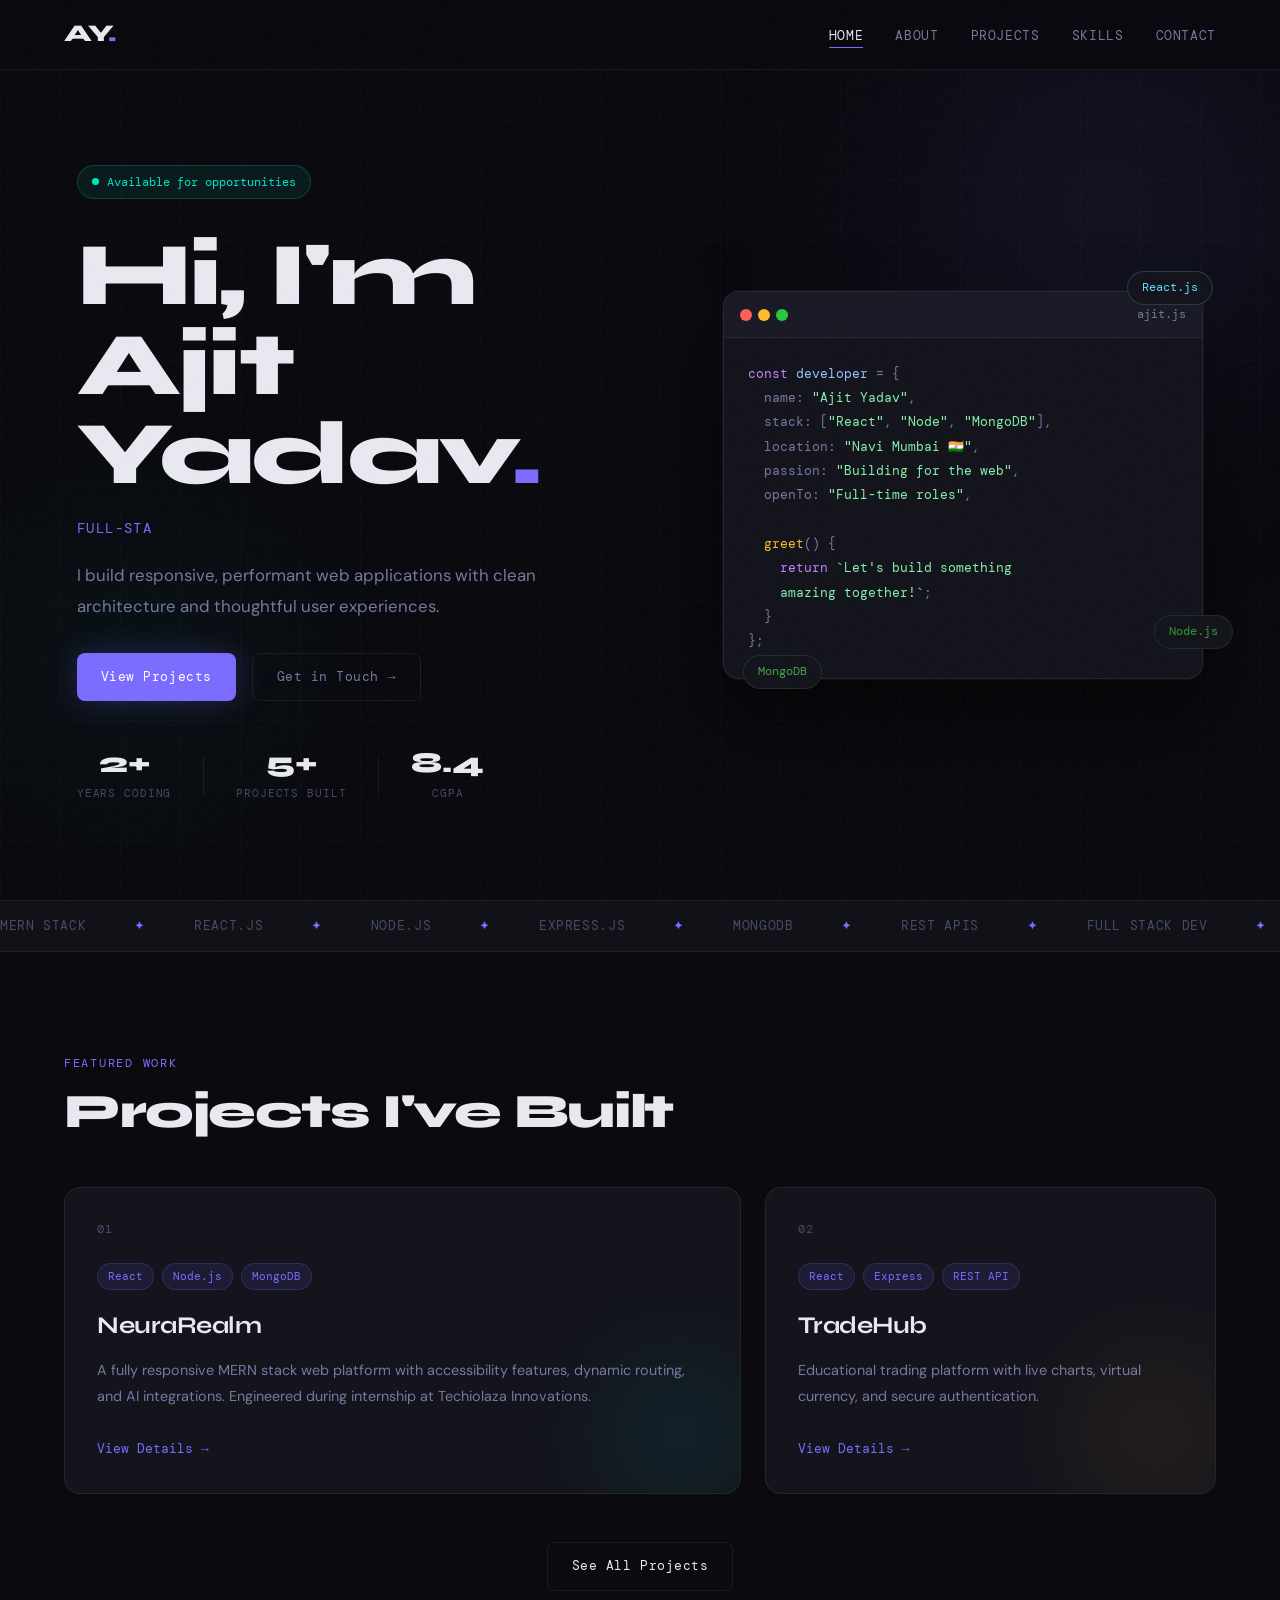
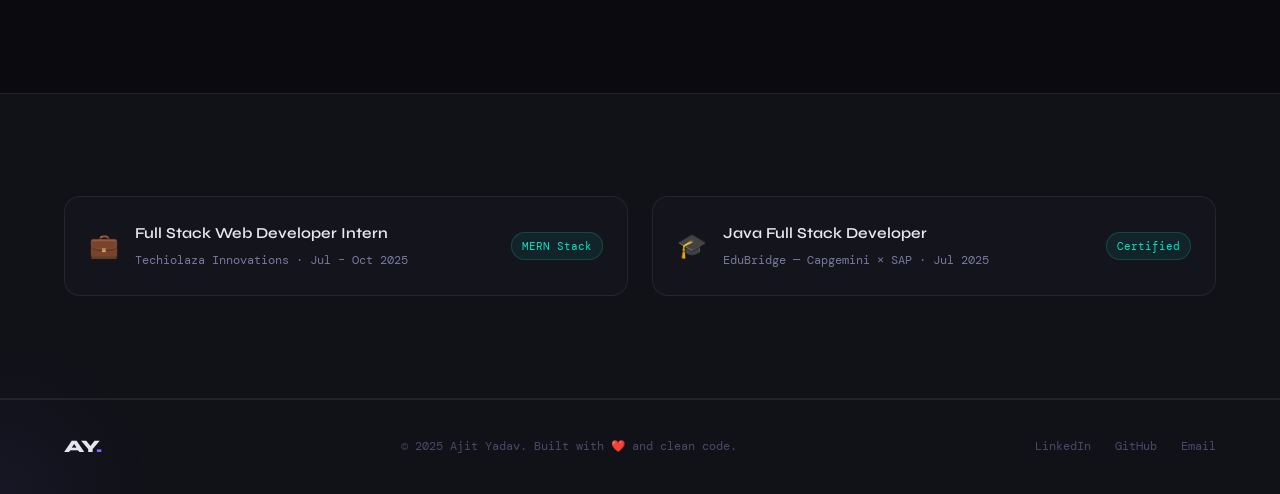
<file: index.html>
<!DOCTYPE html>
<html lang="en">
<head>
  <meta charset="UTF-8" />
  <meta name="viewport" content="width=device-width, initial-scale=1.0"/>
  <title>Ajit Yadav — Developer</title>
  <link rel="stylesheet" href="style.css" />
  <link rel="preconnect" href="https://fonts.googleapis.com">
  <link href="https://fonts.googleapis.com/css2?family=Syne:wght@400;600;700;800&family=DM+Mono:ital,wght@0,300;0,400;1,300&family=DM+Sans:wght@300;400;500&display=swap" rel="stylesheet">
</head>
<body>

  <!-- NAV -->
  <nav class="nav">
    <a href="index.html" class="nav-logo">AY<span class="dot">.</span></a>
    <button class="nav-toggle" id="navToggle" aria-label="Toggle menu">
      <span></span><span></span><span></span>
    </button>
    <ul class="nav-links" id="navLinks">
      <li><a href="index.html" class="active">Home</a></li>
      <li><a href="about.html">About</a></li>
      <li><a href="projects.html">Projects</a></li>
      <li><a href="skills.html">Skills</a></li>
      <li><a href="contact.html">Contact</a></li>
    </ul>
  </nav>

  <!-- HERO -->
  <section class="hero">
    <div class="hero-bg-grid"></div>
    <div class="hero-orb orb-1"></div>
    <div class="hero-orb orb-2"></div>

    <div class="hero-content">
      <div class="hero-badge fade-up delay-1">
        <span class="badge-dot"></span> Available for opportunities
      </div>

      <h1 class="hero-title fade-up delay-2">
        <span class="line">Hi, I'm</span>
        <span class="line name-line">Ajit<br>Yadav<span class="accent">.</span></span>
      </h1>

      <p class="hero-sub fade-up delay-3">
        Full-Stack Developer — MERN Stack &amp; Modern Web
      </p>

      <p class="hero-desc fade-up delay-4">
        I build responsive, performant web applications with clean architecture and thoughtful user experiences.
      </p>

      <div class="hero-cta fade-up delay-5">
        <a href="projects.html" class="btn btn-primary">View Projects</a>
        <a href="contact.html" class="btn btn-ghost">Get in Touch →</a>
      </div>

      <div class="hero-stats fade-up delay-6">
        <div class="stat">
          <span class="stat-num">2+</span>
          <span class="stat-label">Years Coding</span>
        </div>
        <div class="stat-divider"></div>
        <div class="stat">
          <span class="stat-num">5+</span>
          <span class="stat-label">Projects Built</span>
        </div>
        <div class="stat-divider"></div>
        <div class="stat">
          <span class="stat-num">8.4</span>
          <span class="stat-label">CGPA</span>
        </div>
      </div>
    </div>

    <div class="hero-visual fade-up delay-3">
      <div class="code-card">
        <div class="code-header">
          <span class="dot red"></span>
          <span class="dot yellow"></span>
          <span class="dot green"></span>
          <span class="code-filename">ajit.js</span>
        </div>
        <pre class="code-body"><span class="kw">const</span> <span class="var">developer</span> = {
  name: <span class="str">"Ajit Yadav"</span>,
  stack: [<span class="str">"React"</span>, <span class="str">"Node"</span>, <span class="str">"MongoDB"</span>],
  location: <span class="str">"Navi Mumbai 🇮🇳"</span>,
  passion: <span class="str">"Building for the web"</span>,
  openTo: <span class="str">"Full-time roles"</span>,

  <span class="fn">greet</span>() {
    <span class="kw">return</span> <span class="str">`Let's build something
    amazing together!`</span>;
  }
};</pre>
      </div>

      <div class="floating-tag tag-1">React.js</div>
      <div class="floating-tag tag-2">Node.js</div>
      <div class="floating-tag tag-3">MongoDB</div>
    </div>
  </section>

  <!-- TICKER -->
  <div class="ticker-wrap">
    <div class="ticker">
      <span>MERN Stack</span><span class="sep">✦</span>
      <span>React.js</span><span class="sep">✦</span>
      <span>Node.js</span><span class="sep">✦</span>
      <span>Express.js</span><span class="sep">✦</span>
      <span>MongoDB</span><span class="sep">✦</span>
      <span>REST APIs</span><span class="sep">✦</span>
      <span>Full Stack Dev</span><span class="sep">✦</span>
      <span>MERN Stack</span><span class="sep">✦</span>
      <span>React.js</span><span class="sep">✦</span>
      <span>Node.js</span><span class="sep">✦</span>
      <span>Express.js</span><span class="sep">✦</span>
      <span>MongoDB</span><span class="sep">✦</span>
      <span>REST APIs</span><span class="sep">✦</span>
      <span>Full Stack Dev</span><span class="sep">✦</span>
    </div>
  </div>

  <!-- FEATURED PROJECTS PREVIEW -->
  <section class="section featured">
    <div class="container">
      <div class="section-header">
        <span class="section-label">Featured Work</span>
        <h2 class="section-title">Projects I've Built</h2>
      </div>

      <div class="project-grid">

        <div class="project-card card-large reveal">
          <div class="project-num">01</div>
          <div class="project-info">
            <div class="project-tags">
              <span>React</span><span>Node.js</span><span>MongoDB</span>
            </div>
            <h3>NeuraRealm</h3>
            <p>A fully responsive MERN stack web platform with accessibility features, dynamic routing, and AI integrations. Engineered during internship at Techiolaza Innovations.</p>
            <a href="projects.html" class="project-link">View Details →</a>
          </div>
          <div class="project-accent accent-teal"></div>
        </div>

        <div class="project-card reveal delay-1">
          <div class="project-num">02</div>
          <div class="project-info">
            <div class="project-tags">
              <span>React</span><span>Express</span><span>REST API</span>
            </div>
            <h3>TradeHub</h3>
            <p>Educational trading platform with live charts, virtual currency, and secure authentication.</p>
            <a href="projects.html" class="project-link">View Details →</a>
          </div>
          <div class="project-accent accent-amber"></div>
        </div>

      </div>

      <div class="section-footer">
        <a href="projects.html" class="btn btn-outline">See All Projects</a>
      </div>
    </div>
  </section>

  <!-- EXPERIENCE STRIP -->
  <section class="section experience-strip">
    <div class="container">
      <div class="exp-card reveal">
        <div class="exp-icon">💼</div>
        <div class="exp-text">
          <span class="exp-role">Full Stack Web Developer Intern</span>
          <span class="exp-company">Techiolaza Innovations · Jul – Oct 2025</span>
        </div>
        <div class="exp-badge">MERN Stack</div>
      </div>
      <div class="exp-card reveal delay-1">
        <div class="exp-icon">🎓</div>
        <div class="exp-text">
          <span class="exp-role">Java Full Stack Developer</span>
          <span class="exp-company">EduBridge — Capgemini × SAP · Jul 2025</span>
        </div>
        <div class="exp-badge">Certified</div>
      </div>
    </div>
  </section>

  <!-- FOOTER -->
  <footer class="footer">
    <div class="container footer-inner">
      <span class="footer-logo">AY<span class="dot">.</span></span>
      <p>© 2025 Ajit Yadav. Built with ❤️ and clean code.</p>
      <div class="footer-links">
        <a href="https://linkedin.com" target="_blank">LinkedIn</a>
        <a href="https://github.com" target="_blank">GitHub</a>
        <a href="mailto:ajityadav4598@gmail.com">Email</a>
      </div>
    </div>
  </footer>

  <script src="main.js"></script>
</body>
</html>
</file>
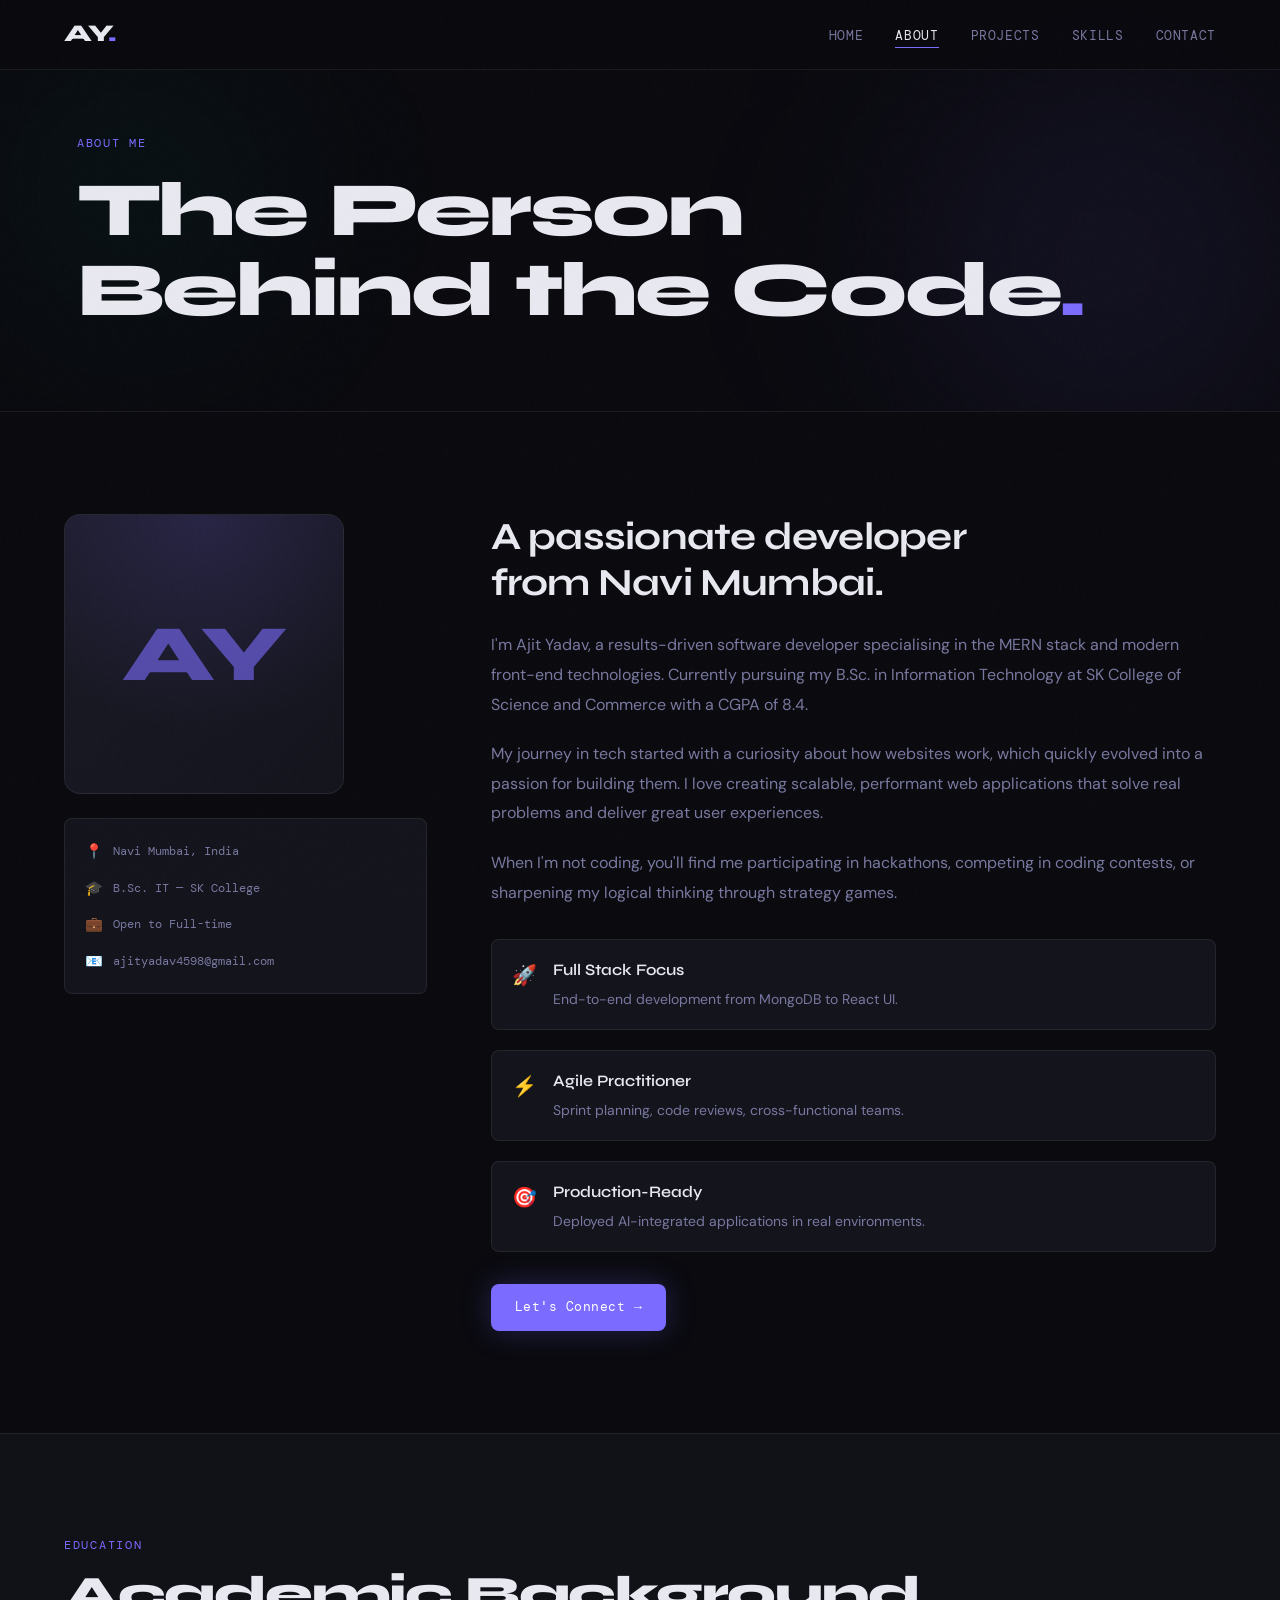
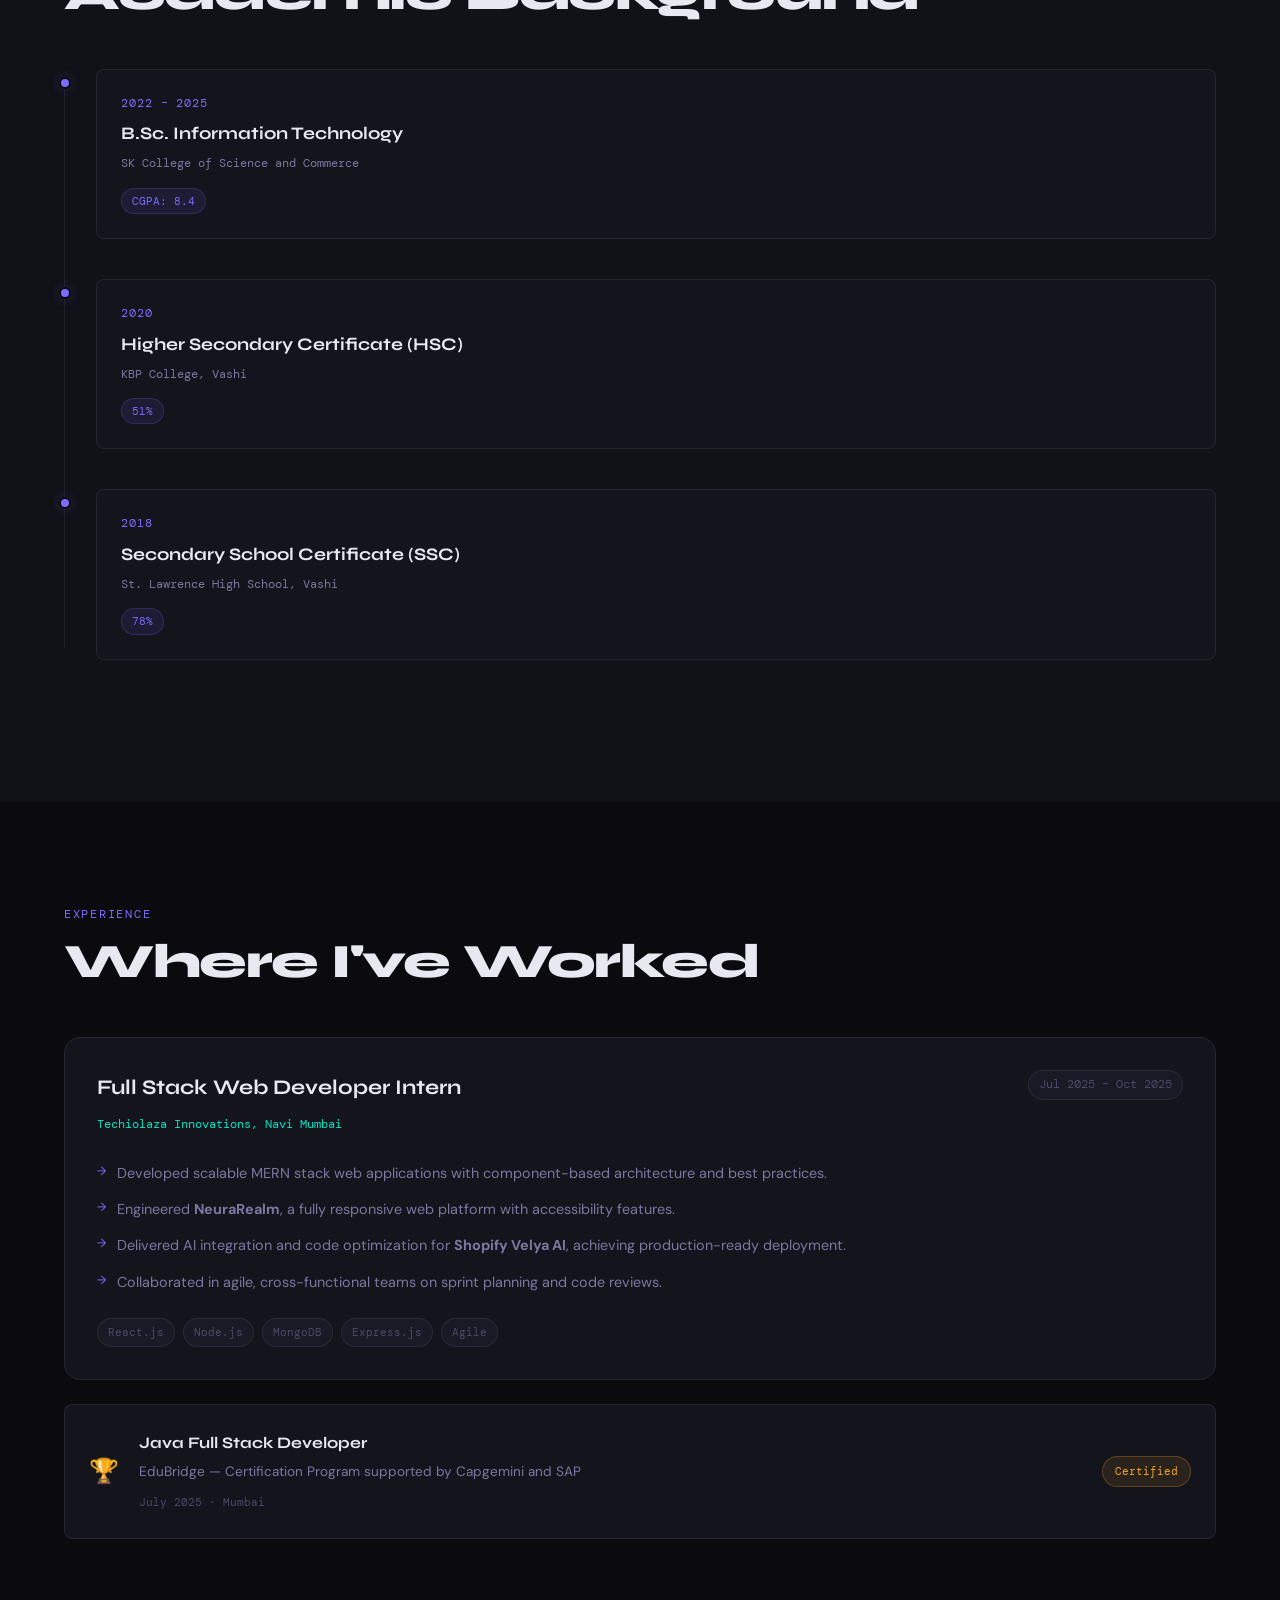
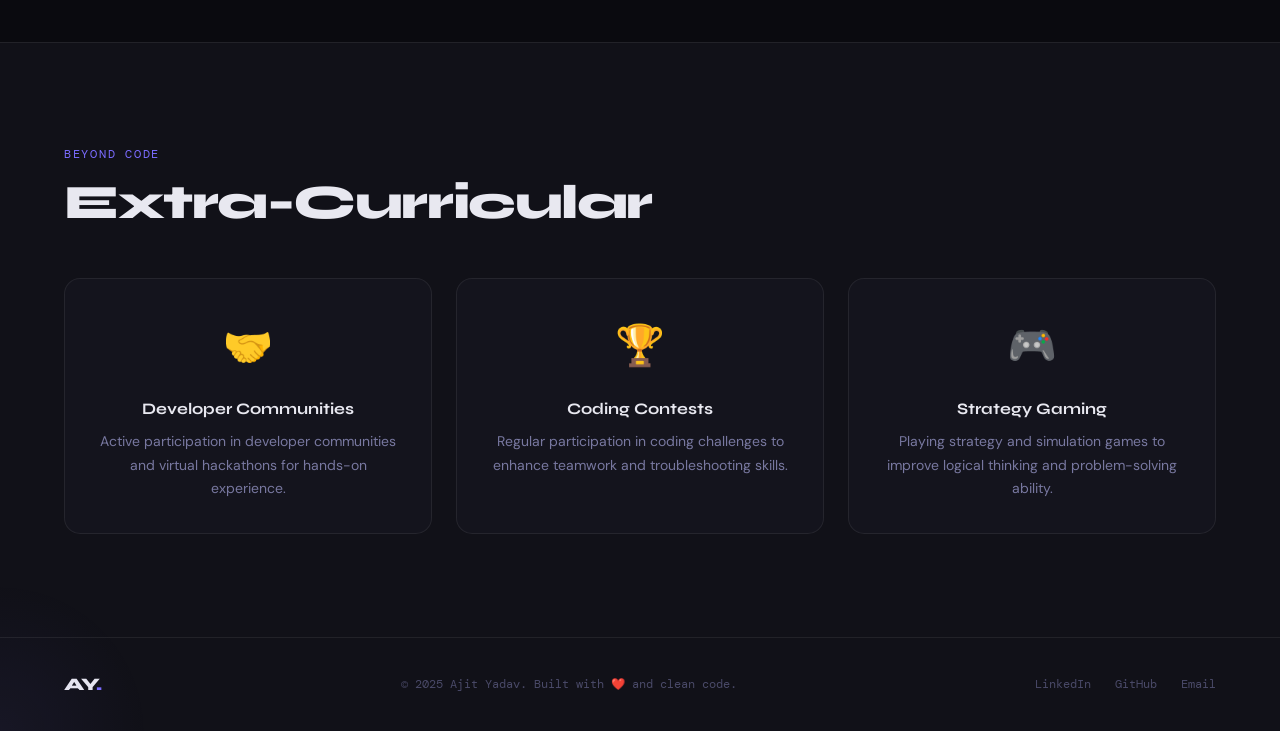
<file: about.html>
<!DOCTYPE html>
<html lang="en">
<head>
  <meta charset="UTF-8"/>
  <meta name="viewport" content="width=device-width, initial-scale=1.0"/>
  <title>About — Ajit Yadav</title>
  <link rel="stylesheet" href="style.css"/>
  <link rel="preconnect" href="https://fonts.googleapis.com">
  <link href="https://fonts.googleapis.com/css2?family=Syne:wght@400;600;700;800&family=DM+Mono:ital,wght@0,300;0,400;1,300&family=DM+Sans:wght@300;400;500&display=swap" rel="stylesheet">
</head>
<body>

  <nav class="nav">
    <a href="index.html" class="nav-logo">AY<span class="dot">.</span></a>
    <button class="nav-toggle" id="navToggle" aria-label="Toggle menu">
      <span></span><span></span><span></span>
    </button>
    <ul class="nav-links" id="navLinks">
      <li><a href="index.html">Home</a></li>
      <li><a href="about.html" class="active">About</a></li>
      <li><a href="projects.html">Projects</a></li>
      <li><a href="skills.html">Skills</a></li>
      <li><a href="contact.html">Contact</a></li>
    </ul>
  </nav>

  <!-- PAGE HERO -->
  <section class="page-hero">
    <div class="hero-orb orb-1"></div>
    <div class="hero-orb orb-2"></div>
    <div class="container">
      <span class="page-label fade-up">About Me</span>
      <h1 class="page-title fade-up delay-1">The Person<br>Behind the Code<span class="accent">.</span></h1>
    </div>
  </section>

  <!-- BIO SECTION -->
  <section class="section about-bio">
    <div class="container about-grid">
      <div class="about-image-col reveal">
        <div class="about-image-wrap">
          <div class="about-avatar">
            <span class="avatar-initials">AY</span>
          </div>
          <div class="about-card-info">
            <div class="info-row"><span class="info-icon">📍</span><span>Navi Mumbai, India</span></div>
            <div class="info-row"><span class="info-icon">🎓</span><span>B.Sc. IT — SK College</span></div>
            <div class="info-row"><span class="info-icon">💼</span><span>Open to Full-time</span></div>
            <div class="info-row"><span class="info-icon">📧</span><span>ajityadav4598@gmail.com</span></div>
          </div>
        </div>
      </div>

      <div class="about-text-col reveal delay-1">
        <h2>A passionate developer<br>from Navi Mumbai.</h2>
        <p>I'm Ajit Yadav, a results-driven software developer specialising in the MERN stack and modern front-end technologies. Currently pursuing my B.Sc. in Information Technology at SK College of Science and Commerce with a CGPA of 8.4.</p>
        <p>My journey in tech started with a curiosity about how websites work, which quickly evolved into a passion for building them. I love creating scalable, performant web applications that solve real problems and deliver great user experiences.</p>
        <p>When I'm not coding, you'll find me participating in hackathons, competing in coding contests, or sharpening my logical thinking through strategy games.</p>

        <div class="about-highlights">
          <div class="highlight-item">
            <span class="highlight-icon">🚀</span>
            <div>
              <strong>Full Stack Focus</strong>
              <p>End-to-end development from MongoDB to React UI.</p>
            </div>
          </div>
          <div class="highlight-item">
            <span class="highlight-icon">⚡</span>
            <div>
              <strong>Agile Practitioner</strong>
              <p>Sprint planning, code reviews, cross-functional teams.</p>
            </div>
          </div>
          <div class="highlight-item">
            <span class="highlight-icon">🎯</span>
            <div>
              <strong>Production-Ready</strong>
              <p>Deployed AI-integrated applications in real environments.</p>
            </div>
          </div>
        </div>

        <a href="contact.html" class="btn btn-primary" style="margin-top:2rem;">Let's Connect →</a>
      </div>
    </div>
  </section>

  <!-- EDUCATION -->
  <section class="section education-section">
    <div class="container">
      <div class="section-header">
        <span class="section-label">Education</span>
        <h2 class="section-title">Academic Background</h2>
      </div>

      <div class="timeline">
        <div class="timeline-item reveal">
          <div class="timeline-dot"></div>
          <div class="timeline-content">
            <span class="timeline-year">2022 – 2025</span>
            <h3>B.Sc. Information Technology</h3>
            <span class="timeline-place">SK College of Science and Commerce</span>
            <div class="timeline-badge">CGPA: 8.4</div>
          </div>
        </div>

        <div class="timeline-item reveal delay-1">
          <div class="timeline-dot"></div>
          <div class="timeline-content">
            <span class="timeline-year">2020</span>
            <h3>Higher Secondary Certificate (HSC)</h3>
            <span class="timeline-place">KBP College, Vashi</span>
            <div class="timeline-badge">51%</div>
          </div>
        </div>

        <div class="timeline-item reveal delay-2">
          <div class="timeline-dot"></div>
          <div class="timeline-content">
            <span class="timeline-year">2018</span>
            <h3>Secondary School Certificate (SSC)</h3>
            <span class="timeline-place">St. Lawrence High School, Vashi</span>
            <div class="timeline-badge">78%</div>
          </div>
        </div>
      </div>
    </div>
  </section>

  <!-- EXPERIENCE -->
  <section class="section work-section">
    <div class="container">
      <div class="section-header">
        <span class="section-label">Experience</span>
        <h2 class="section-title">Where I've Worked</h2>
      </div>

      <div class="work-card reveal">
        <div class="work-header">
          <div>
            <h3>Full Stack Web Developer Intern</h3>
            <span class="work-company">Techiolaza Innovations, Navi Mumbai</span>
          </div>
          <span class="work-period">Jul 2025 – Oct 2025</span>
        </div>
        <ul class="work-list">
          <li>Developed scalable MERN stack web applications with component-based architecture and best practices.</li>
          <li>Engineered <strong>NeuraRealm</strong>, a fully responsive web platform with accessibility features.</li>
          <li>Delivered AI integration and code optimization for <strong>Shopify Velya AI</strong>, achieving production-ready deployment.</li>
          <li>Collaborated in agile, cross-functional teams on sprint planning and code reviews.</li>
        </ul>
        <div class="work-tags">
          <span>React.js</span><span>Node.js</span><span>MongoDB</span><span>Express.js</span><span>Agile</span>
        </div>
      </div>

      <!-- Certificate -->
      <div class="cert-card reveal delay-1">
        <div class="cert-icon">🏆</div>
        <div class="cert-info">
          <h4>Java Full Stack Developer</h4>
          <p>EduBridge — Certification Program supported by Capgemini and SAP</p>
          <span class="cert-date">July 2025 · Mumbai</span>
        </div>
        <span class="cert-badge">Certified</span>
      </div>
    </div>
  </section>

  <!-- EXTRA CURRICULAR -->
  <section class="section extras-section">
    <div class="container">
      <div class="section-header">
        <span class="section-label">Beyond Code</span>
        <h2 class="section-title">Extra-Curricular</h2>
      </div>
      <div class="extras-grid">
        <div class="extra-card reveal">
          <span class="extra-emoji">🤝</span>
          <h4>Developer Communities</h4>
          <p>Active participation in developer communities and virtual hackathons for hands-on experience.</p>
        </div>
        <div class="extra-card reveal delay-1">
          <span class="extra-emoji">🏆</span>
          <h4>Coding Contests</h4>
          <p>Regular participation in coding challenges to enhance teamwork and troubleshooting skills.</p>
        </div>
        <div class="extra-card reveal delay-2">
          <span class="extra-emoji">🎮</span>
          <h4>Strategy Gaming</h4>
          <p>Playing strategy and simulation games to improve logical thinking and problem-solving ability.</p>
        </div>
      </div>
    </div>
  </section>

  <footer class="footer">
    <div class="container footer-inner">
      <span class="footer-logo">AY<span class="dot">.</span></span>
      <p>© 2025 Ajit Yadav. Built with ❤️ and clean code.</p>
      <div class="footer-links">
        <a href="https://linkedin.com" target="_blank">LinkedIn</a>
        <a href="https://github.com" target="_blank">GitHub</a>
        <a href="mailto:ajityadav4598@gmail.com">Email</a>
      </div>
    </div>
  </footer>

  <script src="main.js"></script>
</body>
</html>
</file>
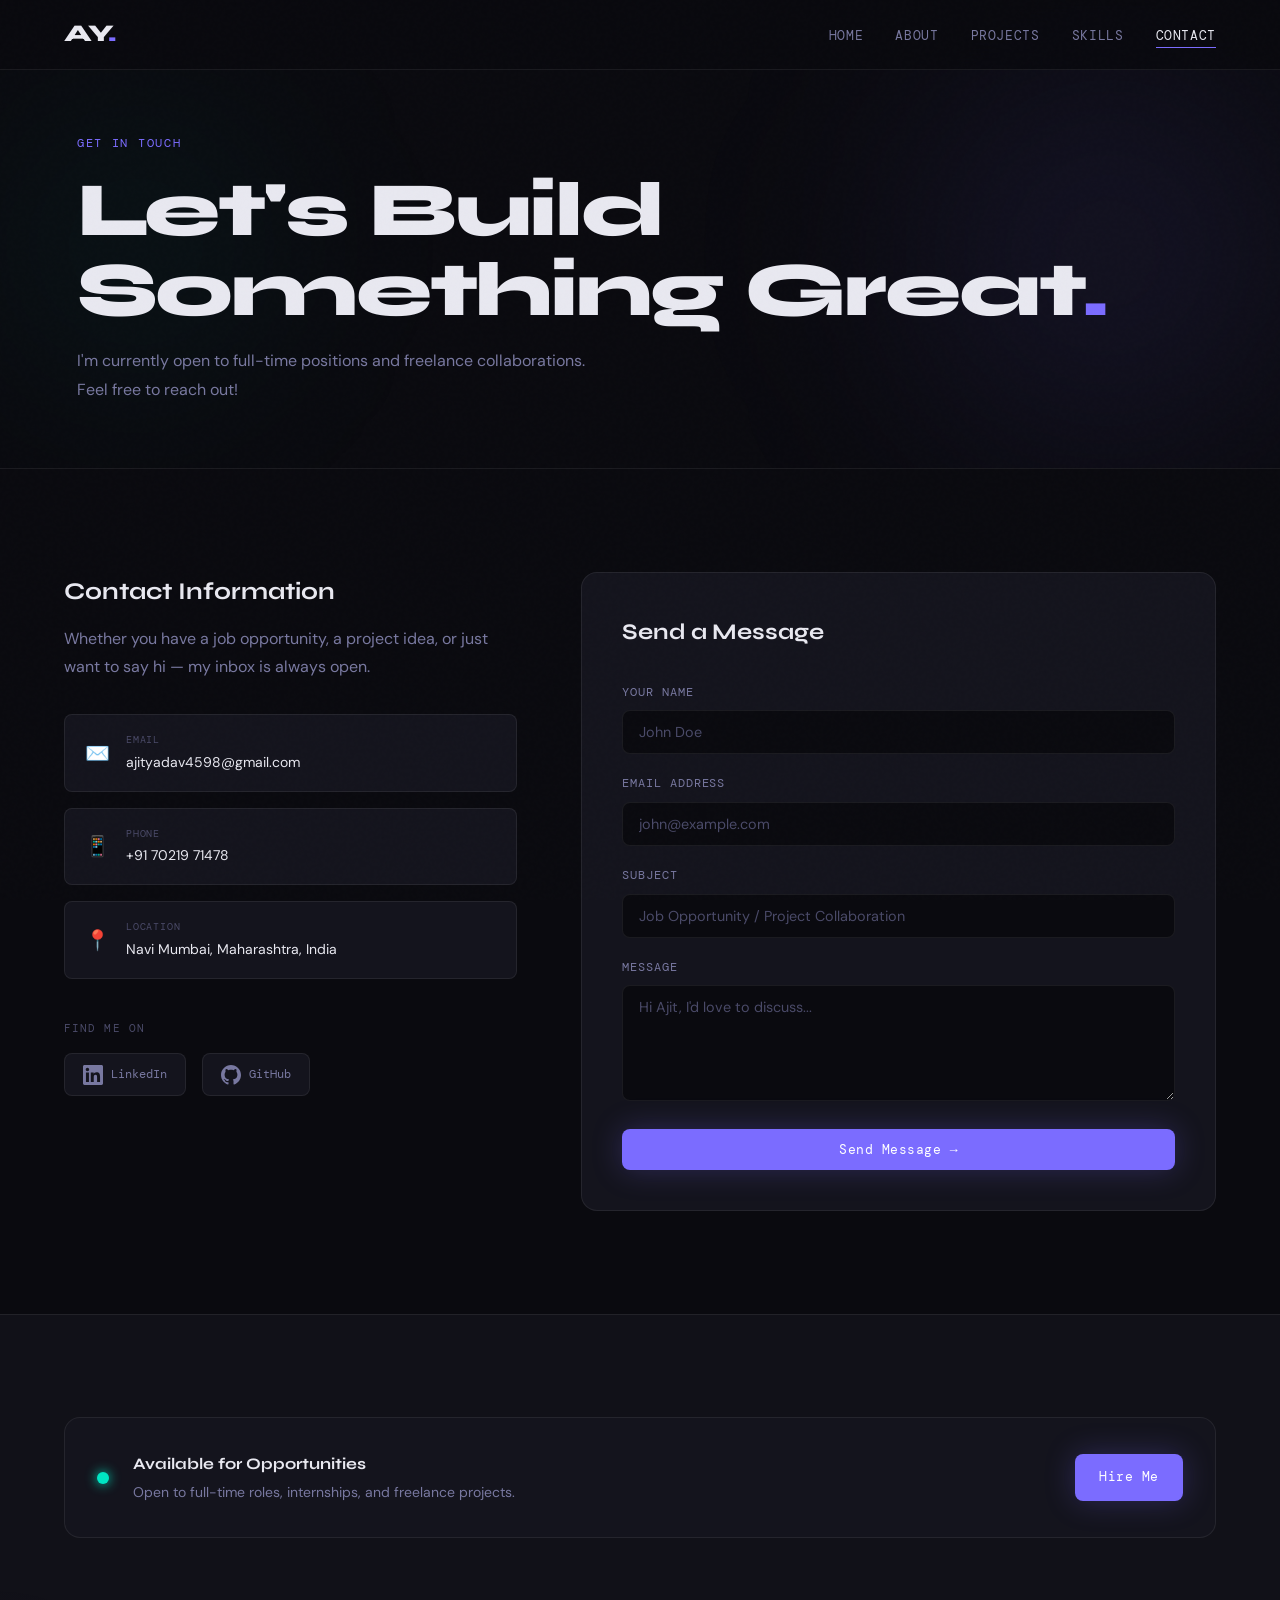
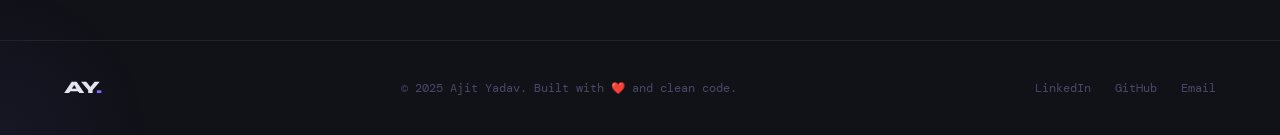
<file: contact.html>
<!DOCTYPE html>
<html lang="en">
<head>
  <meta charset="UTF-8"/>
  <meta name="viewport" content="width=device-width, initial-scale=1.0"/>
  <title>Contact — Ajit Yadav</title>
  <link rel="stylesheet" href="style.css"/>
  <link rel="preconnect" href="https://fonts.googleapis.com">
  <link href="https://fonts.googleapis.com/css2?family=Syne:wght@400;600;700;800&family=DM+Mono:ital,wght@0,300;0,400;1,300&family=DM+Sans:wght@300;400;500&display=swap" rel="stylesheet">
</head>
<body>

  <nav class="nav">
    <a href="index.html" class="nav-logo">AY<span class="dot">.</span></a>
    <button class="nav-toggle" id="navToggle" aria-label="Toggle menu">
      <span></span><span></span><span></span>
    </button>
    <ul class="nav-links" id="navLinks">
      <li><a href="index.html">Home</a></li>
      <li><a href="about.html">About</a></li>
      <li><a href="projects.html">Projects</a></li>
      <li><a href="skills.html">Skills</a></li>
      <li><a href="contact.html" class="active">Contact</a></li>
    </ul>
  </nav>

  <section class="page-hero">
    <div class="hero-orb orb-1"></div>
    <div class="hero-orb orb-2"></div>
    <div class="container">
      <span class="page-label fade-up">Get in Touch</span>
      <h1 class="page-title fade-up delay-1">Let's Build<br>Something Great<span class="accent">.</span></h1>
      <p class="page-desc fade-up delay-2">I'm currently open to full-time positions and freelance collaborations. Feel free to reach out!</p>
    </div>
  </section>

  <section class="section contact-section">
    <div class="container contact-grid">

      <!-- INFO -->
      <div class="contact-info reveal">
        <h3>Contact Information</h3>
        <p>Whether you have a job opportunity, a project idea, or just want to say hi — my inbox is always open.</p>

        <div class="contact-items">
          <a href="mailto:ajityadav4598@gmail.com" class="contact-item">
            <div class="ci-icon">✉️</div>
            <div class="ci-text">
              <span class="ci-label">Email</span>
              <span class="ci-value">ajityadav4598@gmail.com</span>
            </div>
          </a>
          <a href="tel:7021971478" class="contact-item">
            <div class="ci-icon">📱</div>
            <div class="ci-text">
              <span class="ci-label">Phone</span>
              <span class="ci-value">+91 70219 71478</span>
            </div>
          </a>
          <div class="contact-item">
            <div class="ci-icon">📍</div>
            <div class="ci-text">
              <span class="ci-label">Location</span>
              <span class="ci-value">Navi Mumbai, Maharashtra, India</span>
            </div>
          </div>
        </div>

        <div class="social-links">
          <span class="social-label">Find me on</span>
          <div class="socials">
            <a href="https://linkedin.com" target="_blank" class="social-btn">
              <svg width="20" height="20" viewBox="0 0 24 24" fill="currentColor"><path d="M20.447 20.452h-3.554v-5.569c0-1.328-.027-3.037-1.852-3.037-1.853 0-2.136 1.445-2.136 2.939v5.667H9.351V9h3.414v1.561h.046c.477-.9 1.637-1.85 3.37-1.85 3.601 0 4.267 2.37 4.267 5.455v6.286zM5.337 7.433c-1.144 0-2.063-.926-2.063-2.065 0-1.138.92-2.063 2.063-2.063 1.14 0 2.064.925 2.064 2.063 0 1.139-.925 2.065-2.064 2.065zm1.782 13.019H3.555V9h3.564v11.452zM22.225 0H1.771C.792 0 0 .774 0 1.729v20.542C0 23.227.792 24 1.771 24h20.451C23.2 24 24 23.227 24 22.271V1.729C24 .774 23.2 0 22.222 0h.003z"/></svg>
              LinkedIn
            </a>
            <a href="https://github.com" target="_blank" class="social-btn">
              <svg width="20" height="20" viewBox="0 0 24 24" fill="currentColor"><path d="M12 0c-6.626 0-12 5.373-12 12 0 5.302 3.438 9.8 8.207 11.387.599.111.793-.261.793-.577v-2.234c-3.338.726-4.033-1.416-4.033-1.416-.546-1.387-1.333-1.756-1.333-1.756-1.089-.745.083-.729.083-.729 1.205.084 1.839 1.237 1.839 1.237 1.07 1.834 2.807 1.304 3.492.997.107-.775.418-1.305.762-1.604-2.665-.305-5.467-1.334-5.467-5.931 0-1.311.469-2.381 1.236-3.221-.124-.303-.535-1.524.117-3.176 0 0 1.008-.322 3.301 1.23.957-.266 1.983-.399 3.003-.404 1.02.005 2.047.138 3.006.404 2.291-1.552 3.297-1.23 3.297-1.23.653 1.653.242 2.874.118 3.176.77.84 1.235 1.911 1.235 3.221 0 4.609-2.807 5.624-5.479 5.921.43.372.823 1.102.823 2.222v3.293c0 .319.192.694.801.576 4.765-1.589 8.199-6.086 8.199-11.386 0-6.627-5.373-12-12-12z"/></svg>
              GitHub
            </a>
          </div>
        </div>
      </div>

      <!-- FORM -->
      <div class="contact-form-wrap reveal delay-1">
        <div class="form-card">
          <h3>Send a Message</h3>
          <div class="form-group">
            <label for="name">Your Name</label>
            <input type="text" id="name" placeholder="John Doe" />
          </div>
          <div class="form-group">
            <label for="email">Email Address</label>
            <input type="email" id="email" placeholder="john@example.com" />
          </div>
          <div class="form-group">
            <label for="subject">Subject</label>
            <input type="text" id="subject" placeholder="Job Opportunity / Project Collaboration" />
          </div>
          <div class="form-group">
            <label for="message">Message</label>
            <textarea id="message" rows="5" placeholder="Hi Ajit, I'd love to discuss..."></textarea>
          </div>
          <button class="btn btn-primary btn-full" id="sendBtn" onclick="handleSend()">
            Send Message →
          </button>
          <div class="form-success" id="formSuccess">
            ✅ Thanks! I'll get back to you soon.
          </div>
        </div>
      </div>

    </div>
  </section>

  <!-- AVAILABILITY STRIP -->
  <section class="section avail-section">
    <div class="container">
      <div class="avail-card reveal">
        <div class="avail-dot"></div>
        <div class="avail-text">
          <strong>Available for Opportunities</strong>
          <p>Open to full-time roles, internships, and freelance projects.</p>
        </div>
        <a href="mailto:ajityadav4598@gmail.com" class="btn btn-primary">Hire Me</a>
      </div>
    </div>
  </section>

  <footer class="footer">
    <div class="container footer-inner">
      <span class="footer-logo">AY<span class="dot">.</span></span>
      <p>© 2025 Ajit Yadav. Built with ❤️ and clean code.</p>
      <div class="footer-links">
        <a href="https://linkedin.com" target="_blank">LinkedIn</a>
        <a href="https://github.com" target="_blank">GitHub</a>
        <a href="mailto:ajityadav4598@gmail.com">Email</a>
      </div>
    </div>
  </footer>

  <script src="main.js"></script>
  <script>
    function handleSend() {
      const name = document.getElementById('name').value;
      const email = document.getElementById('email').value;
      const msg = document.getElementById('message').value;
      if (!name || !email || !msg) {
        alert('Please fill in all required fields.');
        return;
      }
      document.getElementById('sendBtn').textContent = 'Sending...';
      setTimeout(() => {
        document.getElementById('sendBtn').style.display = 'none';
        document.getElementById('formSuccess').style.display = 'block';
      }, 1200);
    }
  </script>
</body>
</html>
</file>
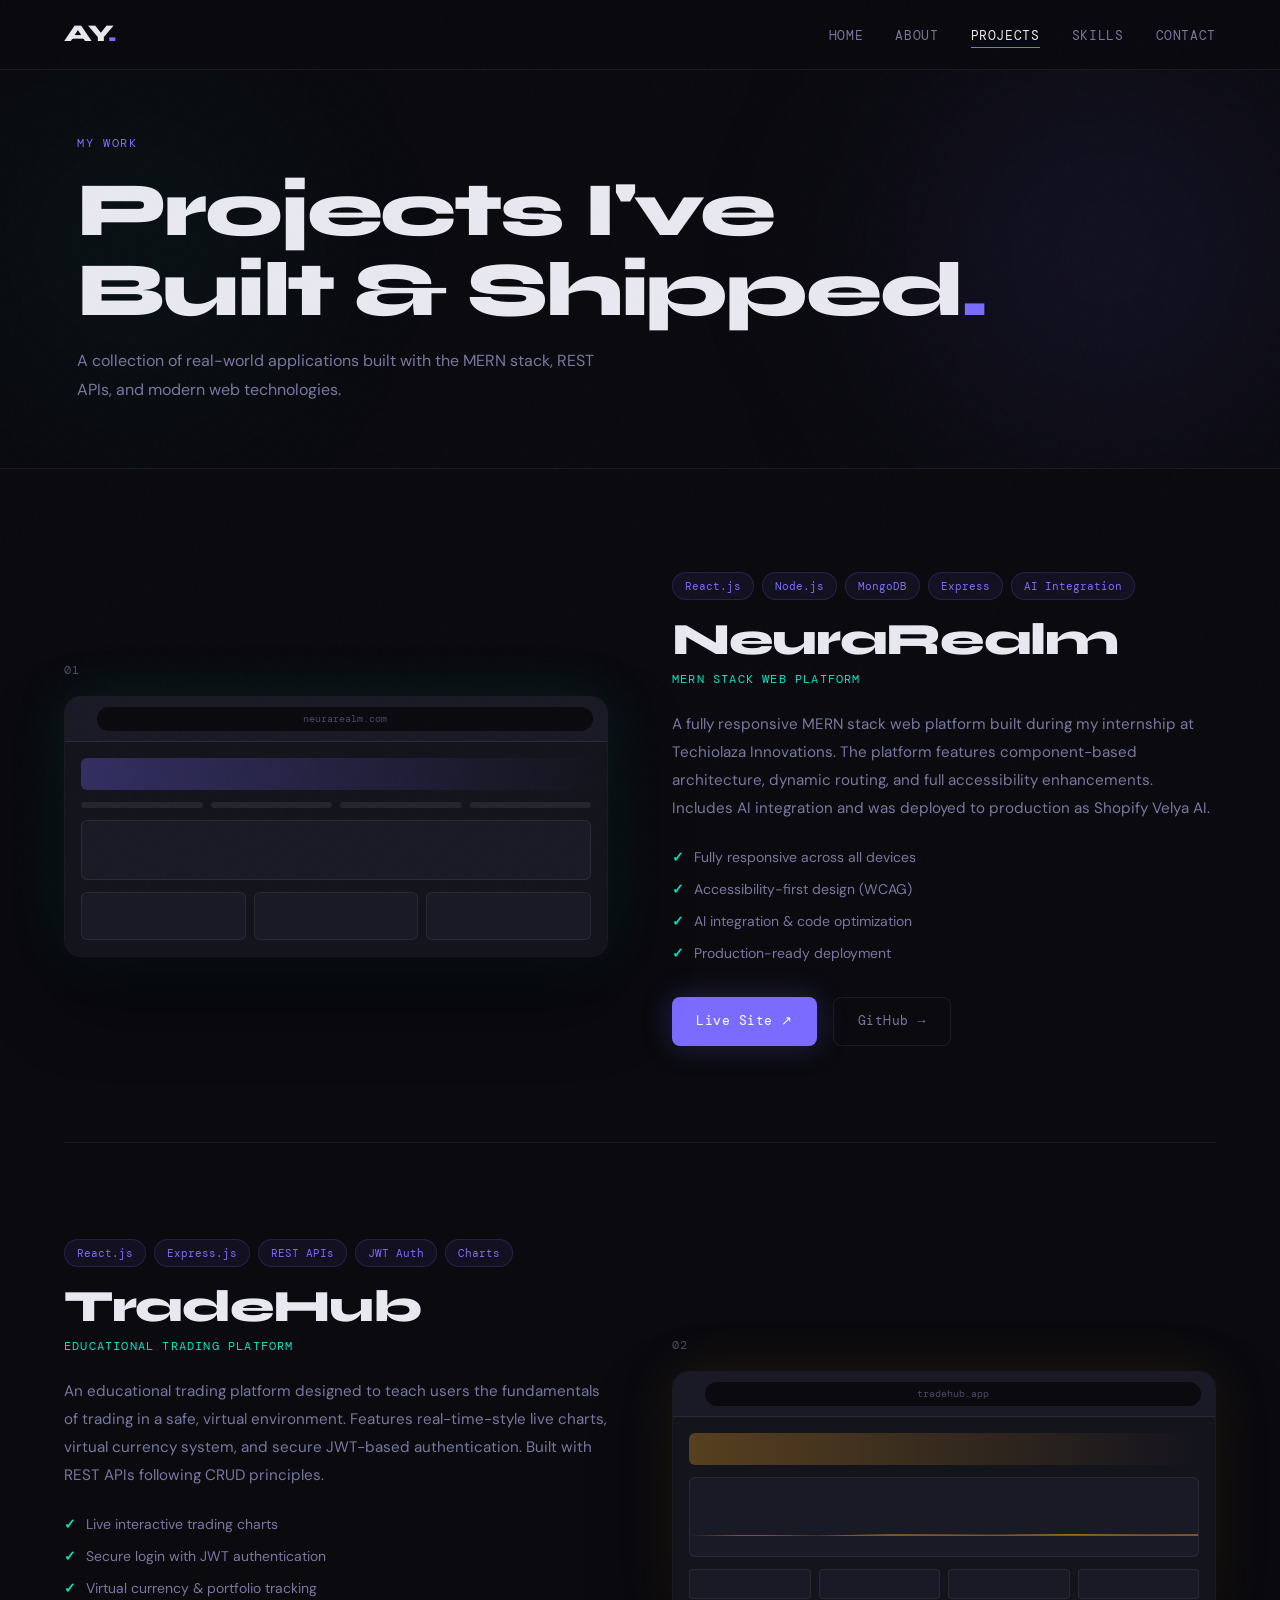
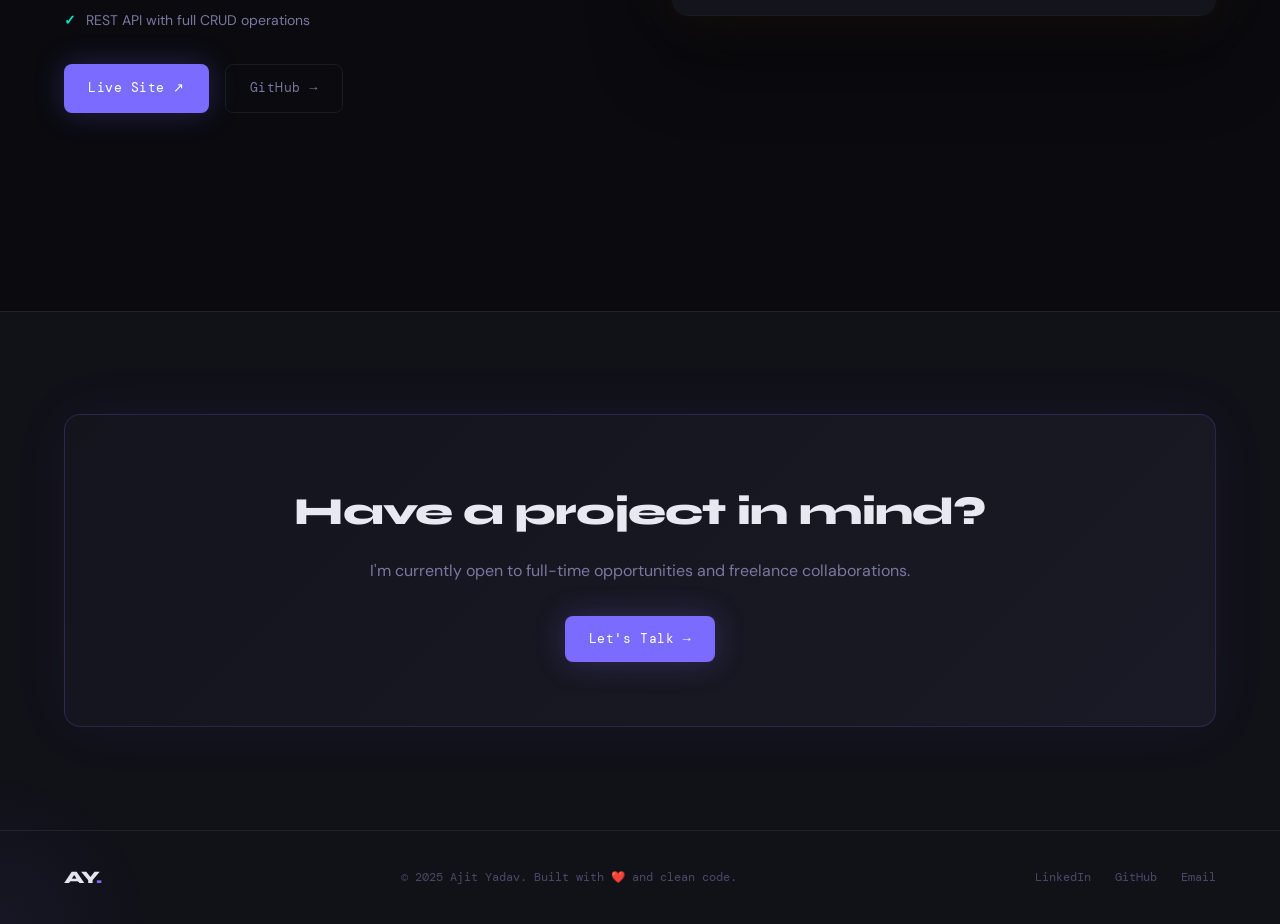
<file: projects.html>
<!DOCTYPE html>
<html lang="en">
<head>
  <meta charset="UTF-8"/>
  <meta name="viewport" content="width=device-width, initial-scale=1.0"/>
  <title>Projects — Ajit Yadav</title>
  <link rel="stylesheet" href="style.css"/>
  <link rel="preconnect" href="https://fonts.googleapis.com">
  <link href="https://fonts.googleapis.com/css2?family=Syne:wght@400;600;700;800&family=DM+Mono:ital,wght@0,300;0,400;1,300&family=DM+Sans:wght@300;400;500&display=swap" rel="stylesheet">
</head>
<body>

  <nav class="nav">
    <a href="index.html" class="nav-logo">AY<span class="dot">.</span></a>
    <button class="nav-toggle" id="navToggle" aria-label="Toggle menu">
      <span></span><span></span><span></span>
    </button>
    <ul class="nav-links" id="navLinks">
      <li><a href="index.html">Home</a></li>
      <li><a href="about.html">About</a></li>
      <li><a href="projects.html" class="active">Projects</a></li>
      <li><a href="skills.html">Skills</a></li>
      <li><a href="contact.html">Contact</a></li>
    </ul>
  </nav>

  <section class="page-hero">
    <div class="hero-orb orb-1"></div>
    <div class="hero-orb orb-2"></div>
    <div class="container">
      <span class="page-label fade-up">My Work</span>
      <h1 class="page-title fade-up delay-1">Projects I've<br>Built &amp; Shipped<span class="accent">.</span></h1>
      <p class="page-desc fade-up delay-2">A collection of real-world applications built with the MERN stack, REST APIs, and modern web technologies.</p>
    </div>
  </section>

  <section class="section projects-full">
    <div class="container">

      <!-- PROJECT 1 -->
      <div class="pf-card reveal">
        <div class="pf-left">
          <div class="pf-num">01</div>
          <div class="pf-mockup mockup-teal">
            <div class="mockup-browser">
              <div class="mockup-bar">
                <span class="dot red"></span><span class="dot yellow"></span><span class="dot green"></span>
                <span class="mockup-url">neurarealm.com</span>
              </div>
              <div class="mockup-screen">
                <div class="ms-header"></div>
                <div class="ms-nav">
                  <span></span><span></span><span></span><span></span>
                </div>
                <div class="ms-hero"></div>
                <div class="ms-cards">
                  <div class="ms-card"></div>
                  <div class="ms-card"></div>
                  <div class="ms-card"></div>
                </div>
              </div>
            </div>
          </div>
        </div>

        <div class="pf-right">
          <div class="pf-tags">
            <span>React.js</span><span>Node.js</span><span>MongoDB</span><span>Express</span><span>AI Integration</span>
          </div>
          <h2>NeuraRealm</h2>
          <p class="pf-type">MERN Stack Web Platform</p>
          <p class="pf-desc">A fully responsive MERN stack web platform built during my internship at Techiolaza Innovations. The platform features component-based architecture, dynamic routing, and full accessibility enhancements. Includes AI integration and was deployed to production as Shopify Velya AI.</p>

          <div class="pf-features">
            <div class="pf-feature"><span class="feat-icon">✓</span> Fully responsive across all devices</div>
            <div class="pf-feature"><span class="feat-icon">✓</span> Accessibility-first design (WCAG)</div>
            <div class="pf-feature"><span class="feat-icon">✓</span> AI integration & code optimization</div>
            <div class="pf-feature"><span class="feat-icon">✓</span> Production-ready deployment</div>
          </div>

          <div class="pf-actions">
            <a href="#" class="btn btn-primary" target="_blank">Live Site ↗</a>
            <a href="https://github.com" class="btn btn-ghost" target="_blank">GitHub →</a>
          </div>
        </div>
      </div>

      <!-- PROJECT 2 -->
      <div class="pf-card pf-reverse reveal">
        <div class="pf-left">
          <div class="pf-num">02</div>
          <div class="pf-mockup mockup-amber">
            <div class="mockup-browser">
              <div class="mockup-bar">
                <span class="dot red"></span><span class="dot yellow"></span><span class="dot green"></span>
                <span class="mockup-url">tradehub.app</span>
              </div>
              <div class="mockup-screen">
                <div class="ms-header amber-h"></div>
                <div class="ms-chart">
                  <div class="chart-line"></div>
                </div>
                <div class="ms-stats">
                  <div class="ms-stat"></div>
                  <div class="ms-stat"></div>
                  <div class="ms-stat"></div>
                  <div class="ms-stat"></div>
                </div>
              </div>
            </div>
          </div>
        </div>

        <div class="pf-right">
          <div class="pf-tags">
            <span>React.js</span><span>Express.js</span><span>REST APIs</span><span>JWT Auth</span><span>Charts</span>
          </div>
          <h2>TradeHub</h2>
          <p class="pf-type">Educational Trading Platform</p>
          <p class="pf-desc">An educational trading platform designed to teach users the fundamentals of trading in a safe, virtual environment. Features real-time-style live charts, virtual currency system, and secure JWT-based authentication. Built with REST APIs following CRUD principles.</p>

          <div class="pf-features">
            <div class="pf-feature"><span class="feat-icon">✓</span> Live interactive trading charts</div>
            <div class="pf-feature"><span class="feat-icon">✓</span> Secure login with JWT authentication</div>
            <div class="pf-feature"><span class="feat-icon">✓</span> Virtual currency & portfolio tracking</div>
            <div class="pf-feature"><span class="feat-icon">✓</span> REST API with full CRUD operations</div>
          </div>

          <div class="pf-actions">
            <a href="#" class="btn btn-primary" target="_blank">Live Site ↗</a>
            <a href="https://github.com" class="btn btn-ghost" target="_blank">GitHub →</a>
          </div>
        </div>
      </div>

    </div>
  </section>

  <!-- CTA -->
  <section class="section cta-section">
    <div class="container">
      <div class="cta-box reveal">
        <h2>Have a project in mind?</h2>
        <p>I'm currently open to full-time opportunities and freelance collaborations.</p>
        <a href="contact.html" class="btn btn-primary">Let's Talk →</a>
      </div>
    </div>
  </section>

  <footer class="footer">
    <div class="container footer-inner">
      <span class="footer-logo">AY<span class="dot">.</span></span>
      <p>© 2025 Ajit Yadav. Built with ❤️ and clean code.</p>
      <div class="footer-links">
        <a href="https://linkedin.com" target="_blank">LinkedIn</a>
        <a href="https://github.com" target="_blank">GitHub</a>
        <a href="mailto:ajityadav4598@gmail.com">Email</a>
      </div>
    </div>
  </footer>

  <script src="main.js"></script>
</body>
</html>
</file>
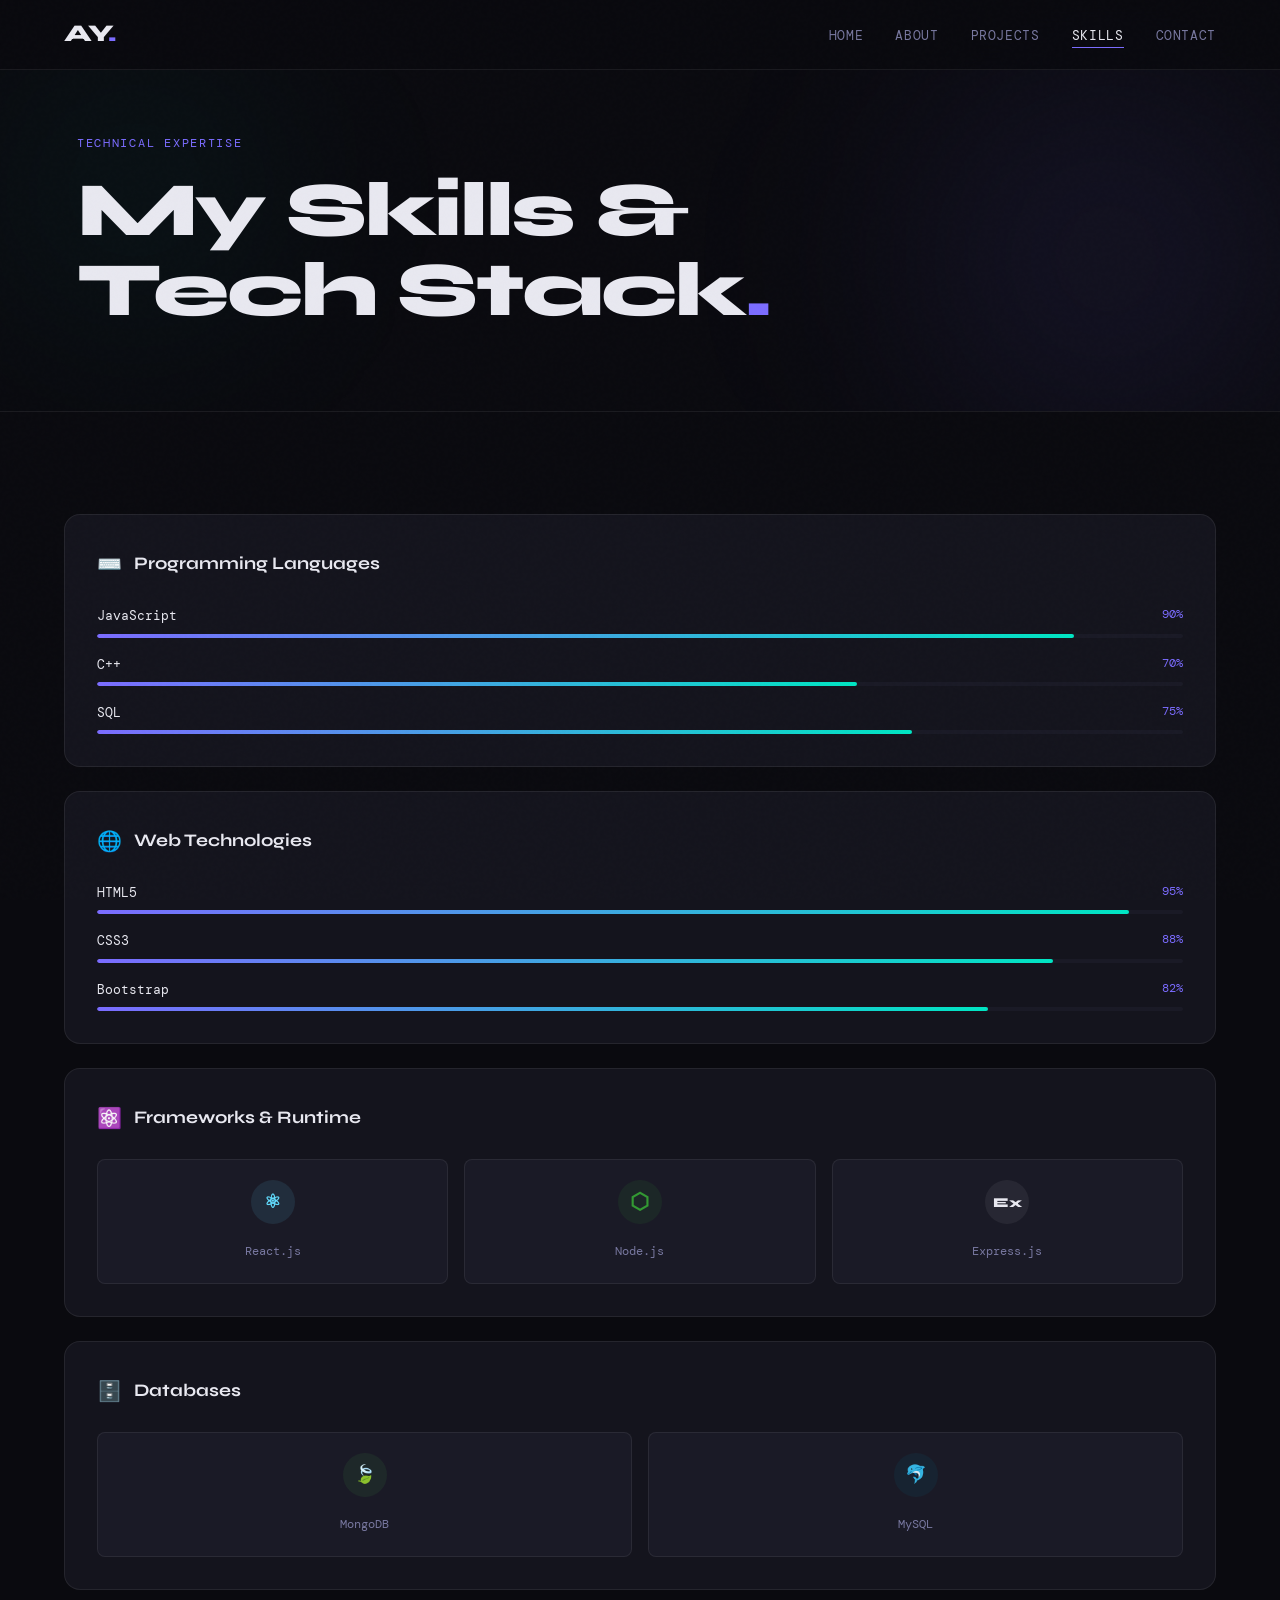
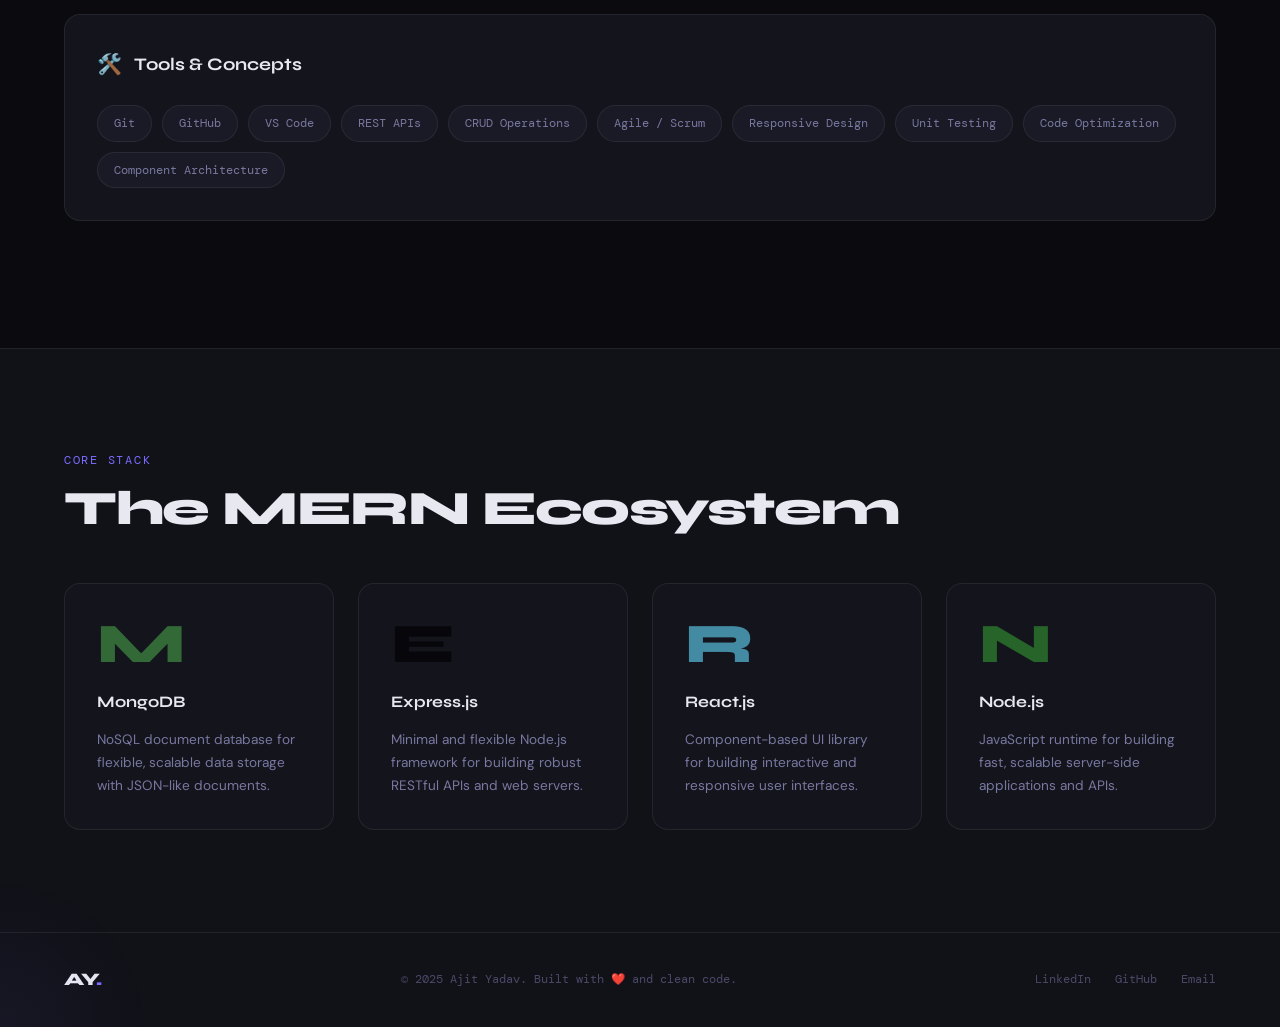
<file: skills.html>
<!DOCTYPE html>
<html lang="en">
<head>
  <meta charset="UTF-8"/>
  <meta name="viewport" content="width=device-width, initial-scale=1.0"/>
  <title>Skills — Ajit Yadav</title>
  <link rel="stylesheet" href="style.css"/>
  <link rel="preconnect" href="https://fonts.googleapis.com">
  <link href="https://fonts.googleapis.com/css2?family=Syne:wght@400;600;700;800&family=DM+Mono:ital,wght@0,300;0,400;1,300&family=DM+Sans:wght@300;400;500&display=swap" rel="stylesheet">
</head>
<body>

  <nav class="nav">
    <a href="index.html" class="nav-logo">AY<span class="dot">.</span></a>
    <button class="nav-toggle" id="navToggle" aria-label="Toggle menu">
      <span></span><span></span><span></span>
    </button>
    <ul class="nav-links" id="navLinks">
      <li><a href="index.html">Home</a></li>
      <li><a href="about.html">About</a></li>
      <li><a href="projects.html">Projects</a></li>
      <li><a href="skills.html" class="active">Skills</a></li>
      <li><a href="contact.html">Contact</a></li>
    </ul>
  </nav>

  <section class="page-hero">
    <div class="hero-orb orb-1"></div>
    <div class="hero-orb orb-2"></div>
    <div class="container">
      <span class="page-label fade-up">Technical Expertise</span>
      <h1 class="page-title fade-up delay-1">My Skills &amp;<br>Tech Stack<span class="accent">.</span></h1>
    </div>
  </section>

  <section class="section skills-section">
    <div class="container">

      <!-- LANGUAGES -->
      <div class="skill-group reveal">
        <div class="skill-group-header">
          <span class="sg-icon">⌨️</span>
          <h3>Programming Languages</h3>
        </div>
        <div class="skill-pills">
          <div class="skill-pill" data-level="90">
            <div class="sp-top">
              <span class="sp-name">JavaScript</span>
              <span class="sp-pct">90%</span>
            </div>
            <div class="sp-bar"><div class="sp-fill" style="--w:90%"></div></div>
          </div>
          <div class="skill-pill" data-level="70">
            <div class="sp-top">
              <span class="sp-name">C++</span>
              <span class="sp-pct">70%</span>
            </div>
            <div class="sp-bar"><div class="sp-fill" style="--w:70%"></div></div>
          </div>
          <div class="skill-pill" data-level="75">
            <div class="sp-top">
              <span class="sp-name">SQL</span>
              <span class="sp-pct">75%</span>
            </div>
            <div class="sp-bar"><div class="sp-fill" style="--w:75%"></div></div>
          </div>
        </div>
      </div>

      <!-- WEB TECH -->
      <div class="skill-group reveal delay-1">
        <div class="skill-group-header">
          <span class="sg-icon">🌐</span>
          <h3>Web Technologies</h3>
        </div>
        <div class="skill-pills">
          <div class="skill-pill">
            <div class="sp-top"><span class="sp-name">HTML5</span><span class="sp-pct">95%</span></div>
            <div class="sp-bar"><div class="sp-fill" style="--w:95%"></div></div>
          </div>
          <div class="skill-pill">
            <div class="sp-top"><span class="sp-name">CSS3</span><span class="sp-pct">88%</span></div>
            <div class="sp-bar"><div class="sp-fill" style="--w:88%"></div></div>
          </div>
          <div class="skill-pill">
            <div class="sp-top"><span class="sp-name">Bootstrap</span><span class="sp-pct">82%</span></div>
            <div class="sp-bar"><div class="sp-fill" style="--w:82%"></div></div>
          </div>
        </div>
      </div>

      <!-- FRAMEWORKS -->
      <div class="skill-group reveal delay-2">
        <div class="skill-group-header">
          <span class="sg-icon">⚛️</span>
          <h3>Frameworks & Runtime</h3>
        </div>
        <div class="skill-cards-row">
          <div class="skill-card-icon">
            <div class="sci-icon react-icon">⚛</div>
            <span>React.js</span>
          </div>
          <div class="skill-card-icon">
            <div class="sci-icon node-icon">⬡</div>
            <span>Node.js</span>
          </div>
          <div class="skill-card-icon">
            <div class="sci-icon express-icon">Ex</div>
            <span>Express.js</span>
          </div>
        </div>
      </div>

      <!-- DATABASES -->
      <div class="skill-group reveal">
        <div class="skill-group-header">
          <span class="sg-icon">🗄️</span>
          <h3>Databases</h3>
        </div>
        <div class="skill-cards-row">
          <div class="skill-card-icon">
            <div class="sci-icon mongo-icon">🍃</div>
            <span>MongoDB</span>
          </div>
          <div class="skill-card-icon">
            <div class="sci-icon mysql-icon">🐬</div>
            <span>MySQL</span>
          </div>
        </div>
      </div>

      <!-- TOOLS & CONCEPTS -->
      <div class="skill-group reveal delay-1">
        <div class="skill-group-header">
          <span class="sg-icon">🛠️</span>
          <h3>Tools & Concepts</h3>
        </div>
        <div class="concept-tags">
          <span class="ctag">Git</span>
          <span class="ctag">GitHub</span>
          <span class="ctag">VS Code</span>
          <span class="ctag">REST APIs</span>
          <span class="ctag">CRUD Operations</span>
          <span class="ctag">Agile / Scrum</span>
          <span class="ctag">Responsive Design</span>
          <span class="ctag">Unit Testing</span>
          <span class="ctag">Code Optimization</span>
          <span class="ctag">Component Architecture</span>
        </div>
      </div>

    </div>
  </section>

  <!-- MERN STACK VISUAL -->
  <section class="section mern-section">
    <div class="container">
      <div class="section-header">
        <span class="section-label">Core Stack</span>
        <h2 class="section-title">The MERN Ecosystem</h2>
      </div>
      <div class="mern-grid">
        <div class="mern-card reveal" style="--accent:#47A248">
          <div class="mern-letter">M</div>
          <h4>MongoDB</h4>
          <p>NoSQL document database for flexible, scalable data storage with JSON-like documents.</p>
        </div>
        <div class="mern-card reveal delay-1" style="--accent:#000000">
          <div class="mern-letter">E</div>
          <h4>Express.js</h4>
          <p>Minimal and flexible Node.js framework for building robust RESTful APIs and web servers.</p>
        </div>
        <div class="mern-card reveal delay-2" style="--accent:#61DAFB">
          <div class="mern-letter">R</div>
          <h4>React.js</h4>
          <p>Component-based UI library for building interactive and responsive user interfaces.</p>
        </div>
        <div class="mern-card reveal delay-3" style="--accent:#339933">
          <div class="mern-letter">N</div>
          <h4>Node.js</h4>
          <p>JavaScript runtime for building fast, scalable server-side applications and APIs.</p>
        </div>
      </div>
    </div>
  </section>

  <footer class="footer">
    <div class="container footer-inner">
      <span class="footer-logo">AY<span class="dot">.</span></span>
      <p>© 2025 Ajit Yadav. Built with ❤️ and clean code.</p>
      <div class="footer-links">
        <a href="https://linkedin.com" target="_blank">LinkedIn</a>
        <a href="https://github.com" target="_blank">GitHub</a>
        <a href="mailto:ajityadav4598@gmail.com">Email</a>
      </div>
    </div>
  </footer>

  <script src="main.js"></script>
</body>
</html>
</file>
<file: style.css>
/* ==========================================
   AJIT YADAV — PORTFOLIO
   Dark Tech aesthetic · Syne + DM Mono
   ========================================== */

:root {
  --bg: #0a0a0f;
  --bg-2: #111118;
  --bg-card: #14141d;
  --bg-card-2: #1a1a26;
  --border: rgba(255,255,255,0.07);
  --border-hover: rgba(255,255,255,0.15);
  --text: #e8e8f0;
  --text-muted: #7878a0;
  --text-dim: #4a4a68;
  --accent: #7b6cff;
  --accent-2: #00e5c3;
  --accent-amber: #f5a623;
  --accent-glow: rgba(123, 108, 255, 0.25);
  --accent-2-glow: rgba(0, 229, 195, 0.2);
  --radius: 16px;
  --radius-sm: 8px;
  --nav-h: 70px;
  --max-w: 1200px;
  --font-display: 'Syne', sans-serif;
  --font-mono: 'DM Mono', monospace;
  --font-body: 'DM Sans', sans-serif;
}

/* RESET */
*, *::before, *::after { box-sizing: border-box; margin: 0; padding: 0; }
html { scroll-behavior: smooth; }
body {
  background: var(--bg);
  color: var(--text);
  font-family: var(--font-body);
  font-size: 16px;
  line-height: 1.7;
  overflow-x: hidden;
}
a { color: inherit; text-decoration: none; }
img { max-width: 100%; }
ul { list-style: none; }

/* ==========================================
   NOISE OVERLAY
   ========================================== */
body::before {
  content: '';
  position: fixed;
  inset: 0;
  background-image: url("data:image/svg+xml,%3Csvg viewBox='0 0 256 256' xmlns='http://www.w3.org/2000/svg'%3E%3Cfilter id='noise'%3E%3CfeTurbulence type='fractalNoise' baseFrequency='0.9' numOctaves='4' stitchTiles='stitch'/%3E%3C/filter%3E%3Crect width='100%25' height='100%25' filter='url(%23noise)' opacity='0.03'/%3E%3C/svg%3E");
  pointer-events: none;
  z-index: 9999;
  opacity: 0.4;
}

/* ==========================================
   NAV
   ========================================== */
.nav {
  position: fixed;
  top: 0; left: 0; right: 0;
  z-index: 1000;
  height: var(--nav-h);
  display: flex;
  align-items: center;
  justify-content: space-between;
  padding: 0 clamp(1.5rem, 5vw, 4rem);
  background: rgba(10, 10, 15, 0.85);
  backdrop-filter: blur(20px);
  border-bottom: 1px solid var(--border);
}

.nav-logo {
  font-family: var(--font-display);
  font-size: 1.5rem;
  font-weight: 800;
  color: var(--text);
  letter-spacing: -0.02em;
  transition: color 0.2s;
}
.nav-logo:hover { color: var(--accent); }
.nav-logo .dot { color: var(--accent); }

.nav-links {
  display: flex;
  gap: 2rem;
  align-items: center;
}
.nav-links a {
  font-family: var(--font-mono);
  font-size: 0.8rem;
  color: var(--text-muted);
  letter-spacing: 0.05em;
  text-transform: uppercase;
  transition: color 0.2s;
  position: relative;
  padding-bottom: 4px;
}
.nav-links a::after {
  content: '';
  position: absolute;
  bottom: 0; left: 0;
  width: 0; height: 1px;
  background: var(--accent);
  transition: width 0.3s ease;
}
.nav-links a:hover,
.nav-links a.active {
  color: var(--text);
}
.nav-links a:hover::after,
.nav-links a.active::after { width: 100%; }

.nav-toggle {
  display: none;
  background: none;
  border: none;
  cursor: pointer;
  flex-direction: column;
  gap: 5px;
  padding: 4px;
}
.nav-toggle span {
  display: block;
  width: 22px;
  height: 2px;
  background: var(--text);
  border-radius: 2px;
  transition: all 0.3s;
}

/* ==========================================
   HERO
   ========================================== */
.hero {
  min-height: 100vh;
  display: flex;
  align-items: center;
  padding: calc(var(--nav-h) + 4rem) clamp(1.5rem, 6vw, 5rem) 4rem;
  position: relative;
  overflow: hidden;
  gap: 4rem;
  flex-wrap: wrap;
}

.hero-bg-grid {
  position: absolute;
  inset: 0;
  background-image:
    linear-gradient(rgba(123,108,255,0.03) 1px, transparent 1px),
    linear-gradient(90deg, rgba(123,108,255,0.03) 1px, transparent 1px);
  background-size: 60px 60px;
  pointer-events: none;
}

.hero-orb {
  position: absolute;
  border-radius: 50%;
  filter: blur(100px);
  pointer-events: none;
  animation: orbFloat 8s ease-in-out infinite;
}
.orb-1 {
  width: 600px; height: 600px;
  background: radial-gradient(circle, rgba(123,108,255,0.12) 0%, transparent 70%);
  top: -10%; right: -10%;
  animation-delay: 0s;
}
.orb-2 {
  width: 400px; height: 400px;
  background: radial-gradient(circle, rgba(0,229,195,0.08) 0%, transparent 70%);
  bottom: 5%; left: -5%;
  animation-delay: -4s;
}
@keyframes orbFloat {
  0%, 100% { transform: translate(0, 0); }
  50% { transform: translate(20px, -30px); }
}

.hero-content {
  flex: 1;
  min-width: 300px;
  max-width: 600px;
  z-index: 1;
}

.hero-badge {
  display: inline-flex;
  align-items: center;
  gap: 8px;
  padding: 6px 14px;
  background: rgba(0, 229, 195, 0.08);
  border: 1px solid rgba(0, 229, 195, 0.2);
  border-radius: 100px;
  font-family: var(--font-mono);
  font-size: 0.75rem;
  color: var(--accent-2);
  margin-bottom: 2rem;
}
.badge-dot {
  width: 7px; height: 7px;
  border-radius: 50%;
  background: var(--accent-2);
  animation: pulse 2s ease-in-out infinite;
}
@keyframes pulse {
  0%, 100% { opacity: 1; transform: scale(1); }
  50% { opacity: 0.5; transform: scale(0.8); }
}

.hero-title {
  font-family: var(--font-display);
  font-weight: 800;
  font-size: clamp(3rem, 7vw, 6rem);
  line-height: 1.0;
  letter-spacing: -0.03em;
  margin-bottom: 1rem;
}
.hero-title .line { display: block; }
.name-line { color: var(--text); }
.name-line .accent { color: var(--accent); }

.hero-sub {
  font-family: var(--font-mono);
  font-size: 0.9rem;
  color: var(--accent);
  letter-spacing: 0.1em;
  text-transform: uppercase;
  margin-bottom: 1.25rem;
}

.hero-desc {
  color: var(--text-muted);
  font-size: 1.05rem;
  max-width: 460px;
  margin-bottom: 2rem;
  line-height: 1.8;
}

.hero-cta {
  display: flex;
  gap: 1rem;
  flex-wrap: wrap;
  margin-bottom: 3rem;
}

.hero-stats {
  display: flex;
  align-items: center;
  gap: 2rem;
}
.stat { text-align: center; }
.stat-num {
  display: block;
  font-family: var(--font-display);
  font-size: 1.8rem;
  font-weight: 800;
  color: var(--text);
  line-height: 1;
}
.stat-label {
  font-family: var(--font-mono);
  font-size: 0.68rem;
  color: var(--text-dim);
  text-transform: uppercase;
  letter-spacing: 0.08em;
}
.stat-divider {
  width: 1px; height: 40px;
  background: var(--border);
}

/* HERO VISUAL */
.hero-visual {
  flex: 1;
  min-width: 280px;
  max-width: 480px;
  position: relative;
  z-index: 1;
}

.code-card {
  background: var(--bg-card);
  border: 1px solid var(--border);
  border-radius: var(--radius);
  overflow: hidden;
  box-shadow: 0 40px 80px rgba(0,0,0,0.5), 0 0 0 1px rgba(123,108,255,0.1);
}
.code-header {
  display: flex;
  align-items: center;
  gap: 6px;
  padding: 12px 16px;
  background: var(--bg-card-2);
  border-bottom: 1px solid var(--border);
}
.code-header .dot { width: 12px; height: 12px; border-radius: 50%; }
.dot.red { background: #ff5f57; }
.dot.yellow { background: #febc2e; }
.dot.green { background: #28c840; }
.code-filename {
  font-family: var(--font-mono);
  font-size: 0.75rem;
  color: var(--text-muted);
  margin-left: auto;
}
.code-body {
  padding: 1.5rem;
  font-family: var(--font-mono);
  font-size: 0.8rem;
  line-height: 1.9;
  color: var(--text-muted);
  white-space: pre;
  overflow-x: auto;
}
.kw { color: #c084fc; }
.var { color: #93c5fd; }
.str { color: #86efac; }
.fn { color: #fbbf24; }

.floating-tag {
  position: absolute;
  background: var(--bg-card);
  border: 1px solid var(--border);
  border-radius: 100px;
  padding: 6px 14px;
  font-family: var(--font-mono);
  font-size: 0.72rem;
  color: var(--text-muted);
  animation: tagFloat 6s ease-in-out infinite;
}
.tag-1 { top: -20px; right: -10px; color: #61dafb; border-color: rgba(97,218,251,0.2); animation-delay: 0s; }
.tag-2 { bottom: 30px; right: -30px; color: #339933; border-color: rgba(51,153,51,0.2); animation-delay: -2s; }
.tag-3 { bottom: -10px; left: 20px; color: #47a248; border-color: rgba(71,162,72,0.2); animation-delay: -4s; }
@keyframes tagFloat {
  0%, 100% { transform: translateY(0); }
  50% { transform: translateY(-10px); }
}

/* ==========================================
   TICKER
   ========================================== */
.ticker-wrap {
  overflow: hidden;
  border-top: 1px solid var(--border);
  border-bottom: 1px solid var(--border);
  background: var(--bg-2);
  padding: 14px 0;
}
.ticker {
  display: flex;
  gap: 3rem;
  width: max-content;
  animation: ticker 25s linear infinite;
  white-space: nowrap;
}
.ticker span {
  font-family: var(--font-mono);
  font-size: 0.8rem;
  color: var(--text-dim);
  letter-spacing: 0.05em;
  text-transform: uppercase;
}
.ticker .sep { color: var(--accent); }
@keyframes ticker {
  from { transform: translateX(0); }
  to { transform: translateX(-50%); }
}

/* ==========================================
   BUTTONS
   ========================================== */
.btn {
  display: inline-flex;
  align-items: center;
  gap: 8px;
  padding: 12px 24px;
  border-radius: var(--radius-sm);
  font-family: var(--font-mono);
  font-size: 0.82rem;
  font-weight: 400;
  letter-spacing: 0.04em;
  cursor: pointer;
  transition: all 0.2s ease;
  border: none;
}
.btn-primary {
  background: var(--accent);
  color: white;
  box-shadow: 0 0 30px var(--accent-glow);
}
.btn-primary:hover {
  background: #9080ff;
  transform: translateY(-2px);
  box-shadow: 0 8px 30px var(--accent-glow);
}
.btn-ghost {
  background: transparent;
  color: var(--text-muted);
  border: 1px solid var(--border);
}
.btn-ghost:hover {
  border-color: var(--accent);
  color: var(--accent);
}
.btn-outline {
  background: transparent;
  color: var(--text);
  border: 1px solid var(--border);
}
.btn-outline:hover {
  border-color: var(--accent);
  background: rgba(123,108,255,0.06);
  color: var(--accent);
}
.btn-full { width: 100%; justify-content: center; }

/* ==========================================
   SECTIONS
   ========================================== */
.section {
  padding: clamp(4rem, 8vw, 7rem) clamp(1.5rem, 5vw, 4rem);
}
.container {
  max-width: var(--max-w);
  margin: 0 auto;
}
.section-header {
  margin-bottom: 3rem;
}
.section-label {
  display: block;
  font-family: var(--font-mono);
  font-size: 0.72rem;
  color: var(--accent);
  text-transform: uppercase;
  letter-spacing: 0.15em;
  margin-bottom: 0.75rem;
}
.section-title {
  font-family: var(--font-display);
  font-size: clamp(2rem, 4vw, 3rem);
  font-weight: 800;
  letter-spacing: -0.03em;
  line-height: 1.1;
}
.section-footer {
  text-align: center;
  margin-top: 3rem;
}

/* ==========================================
   FEATURED PROJECTS
   ========================================== */
.featured { background: var(--bg); }

.project-grid {
  display: grid;
  grid-template-columns: 3fr 2fr;
  gap: 1.5rem;
}

.project-card {
  background: var(--bg-card);
  border: 1px solid var(--border);
  border-radius: var(--radius);
  padding: 2rem;
  position: relative;
  overflow: hidden;
  transition: border-color 0.3s, transform 0.3s;
}
.project-card:hover {
  border-color: var(--border-hover);
  transform: translateY(-4px);
}
.project-num {
  font-family: var(--font-mono);
  font-size: 0.72rem;
  color: var(--text-dim);
  letter-spacing: 0.1em;
  margin-bottom: 1.5rem;
}
.project-tags {
  display: flex;
  gap: 8px;
  flex-wrap: wrap;
  margin-bottom: 1rem;
}
.project-tags span {
  padding: 3px 10px;
  background: rgba(123,108,255,0.1);
  border: 1px solid rgba(123,108,255,0.2);
  border-radius: 100px;
  font-family: var(--font-mono);
  font-size: 0.68rem;
  color: var(--accent);
}
.project-info h3 {
  font-family: var(--font-display);
  font-size: 1.5rem;
  font-weight: 700;
  margin-bottom: 0.75rem;
  letter-spacing: -0.02em;
}
.project-info p {
  color: var(--text-muted);
  font-size: 0.9rem;
  margin-bottom: 1.5rem;
  line-height: 1.8;
}
.project-link {
  font-family: var(--font-mono);
  font-size: 0.8rem;
  color: var(--accent);
  transition: gap 0.2s;
}
.project-link:hover { opacity: 0.8; }
.project-accent {
  position: absolute;
  bottom: 0; right: 0;
  width: 120px; height: 120px;
  border-radius: 50%;
  filter: blur(60px);
  pointer-events: none;
}
.accent-teal { background: rgba(0,229,195,0.15); }
.accent-amber { background: rgba(245,166,35,0.15); }

/* ==========================================
   EXPERIENCE STRIP
   ========================================== */
.experience-strip { background: var(--bg-2); border-top: 1px solid var(--border); border-bottom: 1px solid var(--border); }
.experience-strip .container {
  display: flex;
  gap: 1.5rem;
  flex-wrap: wrap;
}
.exp-card {
  flex: 1;
  min-width: 280px;
  display: flex;
  align-items: center;
  gap: 1rem;
  background: var(--bg-card);
  border: 1px solid var(--border);
  border-radius: var(--radius);
  padding: 1.5rem;
}
.exp-icon { font-size: 1.5rem; }
.exp-text { flex: 1; }
.exp-role { display: block; font-family: var(--font-display); font-weight: 600; font-size: 0.95rem; }
.exp-company { display: block; font-family: var(--font-mono); font-size: 0.72rem; color: var(--text-muted); margin-top: 4px; }
.exp-badge {
  padding: 4px 10px;
  background: rgba(0,229,195,0.08);
  border: 1px solid rgba(0,229,195,0.2);
  border-radius: 100px;
  font-family: var(--font-mono);
  font-size: 0.68rem;
  color: var(--accent-2);
  white-space: nowrap;
}

/* ==========================================
   PAGE HERO (inner pages)
   ========================================== */
.page-hero {
  padding: calc(var(--nav-h) + 4rem) clamp(1.5rem, 6vw, 5rem) 4rem;
  position: relative;
  overflow: hidden;
  border-bottom: 1px solid var(--border);
}
.page-hero .container { position: relative; z-index: 1; }
.page-label {
  display: block;
  font-family: var(--font-mono);
  font-size: 0.72rem;
  color: var(--accent);
  text-transform: uppercase;
  letter-spacing: 0.15em;
  margin-bottom: 1rem;
}
.page-title {
  font-family: var(--font-display);
  font-size: clamp(2.5rem, 6vw, 5rem);
  font-weight: 800;
  letter-spacing: -0.03em;
  line-height: 1.05;
  margin-bottom: 1rem;
}
.page-title .accent { color: var(--accent); }
.page-desc {
  color: var(--text-muted);
  max-width: 520px;
  line-height: 1.8;
  font-size: 1rem;
}

/* ==========================================
   ABOUT PAGE
   ========================================== */
.about-grid {
  display: grid;
  grid-template-columns: 1fr 2fr;
  gap: 4rem;
  align-items: start;
}
.about-image-wrap { position: sticky; top: calc(var(--nav-h) + 2rem); }
.about-avatar {
  width: 100%;
  aspect-ratio: 1;
  max-width: 280px;
  background: linear-gradient(135deg, var(--bg-card-2), var(--bg-card));
  border: 1px solid var(--border);
  border-radius: var(--radius);
  display: flex;
  align-items: center;
  justify-content: center;
  margin-bottom: 1.5rem;
  position: relative;
  overflow: hidden;
}
.about-avatar::before {
  content: '';
  position: absolute;
  inset: 0;
  background: radial-gradient(circle at 50% 0%, rgba(123,108,255,0.15), transparent 70%);
}
.avatar-initials {
  font-family: var(--font-display);
  font-size: 5rem;
  font-weight: 800;
  color: var(--accent);
  opacity: 0.6;
  position: relative;
  z-index: 1;
}
.about-card-info {
  background: var(--bg-card);
  border: 1px solid var(--border);
  border-radius: var(--radius-sm);
  padding: 1.25rem;
  display: flex;
  flex-direction: column;
  gap: 0.75rem;
}
.info-row {
  display: flex;
  align-items: center;
  gap: 10px;
  font-family: var(--font-mono);
  font-size: 0.75rem;
  color: var(--text-muted);
}
.info-icon { font-size: 0.9rem; }

.about-text-col h2 {
  font-family: var(--font-display);
  font-size: clamp(1.8rem, 3vw, 2.5rem);
  font-weight: 700;
  letter-spacing: -0.02em;
  line-height: 1.2;
  margin-bottom: 1.5rem;
}
.about-text-col p {
  color: var(--text-muted);
  margin-bottom: 1.25rem;
  line-height: 1.85;
}

.about-highlights { display: flex; flex-direction: column; gap: 1.25rem; margin-top: 2rem; }
.highlight-item {
  display: flex;
  align-items: flex-start;
  gap: 1rem;
  padding: 1rem 1.25rem;
  background: var(--bg-card);
  border: 1px solid var(--border);
  border-radius: var(--radius-sm);
  transition: border-color 0.2s;
}
.highlight-item:hover { border-color: var(--accent); }
.highlight-icon { font-size: 1.25rem; margin-top: 2px; }
.highlight-item strong { display: block; font-family: var(--font-display); font-weight: 600; margin-bottom: 4px; }
.highlight-item p { color: var(--text-muted); font-size: 0.875rem; margin: 0; }

/* TIMELINE */
.education-section { background: var(--bg-2); border-top: 1px solid var(--border); }
.timeline { position: relative; padding-left: 2rem; }
.timeline::before {
  content: '';
  position: absolute;
  left: 0; top: 12px; bottom: 12px;
  width: 1px;
  background: var(--border);
}
.timeline-item {
  position: relative;
  margin-bottom: 2.5rem;
}
.timeline-dot {
  position: absolute;
  left: -2rem;
  top: 8px;
  width: 12px; height: 12px;
  border-radius: 50%;
  background: var(--accent);
  border: 2px solid var(--bg);
  box-shadow: 0 0 12px var(--accent-glow);
  transform: translateX(-5px);
}
.timeline-content {
  background: var(--bg-card);
  border: 1px solid var(--border);
  border-radius: var(--radius-sm);
  padding: 1.5rem;
  transition: border-color 0.2s;
}
.timeline-content:hover { border-color: var(--border-hover); }
.timeline-year {
  font-family: var(--font-mono);
  font-size: 0.72rem;
  color: var(--accent);
  display: block;
  margin-bottom: 6px;
  letter-spacing: 0.08em;
}
.timeline-content h3 {
  font-family: var(--font-display);
  font-size: 1.1rem;
  font-weight: 700;
  margin-bottom: 4px;
}
.timeline-place {
  font-family: var(--font-mono);
  font-size: 0.75rem;
  color: var(--text-muted);
  display: block;
  margin-bottom: 12px;
}
.timeline-badge {
  display: inline-block;
  padding: 3px 10px;
  background: rgba(123,108,255,0.1);
  border: 1px solid rgba(123,108,255,0.2);
  border-radius: 100px;
  font-family: var(--font-mono);
  font-size: 0.68rem;
  color: var(--accent);
}

/* WORK SECTION */
.work-card {
  background: var(--bg-card);
  border: 1px solid var(--border);
  border-radius: var(--radius);
  padding: 2rem;
  margin-bottom: 1.5rem;
}
.work-header {
  display: flex;
  justify-content: space-between;
  align-items: flex-start;
  flex-wrap: wrap;
  gap: 1rem;
  margin-bottom: 1.5rem;
}
.work-header h3 {
  font-family: var(--font-display);
  font-size: 1.3rem;
  font-weight: 700;
  margin-bottom: 4px;
}
.work-company {
  font-family: var(--font-mono);
  font-size: 0.75rem;
  color: var(--accent-2);
}
.work-period {
  font-family: var(--font-mono);
  font-size: 0.72rem;
  color: var(--text-dim);
  white-space: nowrap;
  padding: 4px 10px;
  background: var(--bg-card-2);
  border-radius: 100px;
  border: 1px solid var(--border);
}
.work-list {
  list-style: none;
  display: flex;
  flex-direction: column;
  gap: 0.75rem;
  margin-bottom: 1.5rem;
}
.work-list li {
  color: var(--text-muted);
  font-size: 0.9rem;
  padding-left: 1.25rem;
  position: relative;
  line-height: 1.7;
}
.work-list li::before {
  content: '→';
  position: absolute;
  left: 0;
  color: var(--accent);
  font-size: 0.75rem;
}
.work-tags {
  display: flex;
  gap: 8px;
  flex-wrap: wrap;
}
.work-tags span {
  padding: 4px 10px;
  background: var(--bg-card-2);
  border: 1px solid var(--border);
  border-radius: 100px;
  font-family: var(--font-mono);
  font-size: 0.68rem;
  color: var(--text-dim);
}

/* CERT CARD */
.cert-card {
  display: flex;
  align-items: center;
  gap: 1.25rem;
  background: var(--bg-card);
  border: 1px solid var(--border);
  border-radius: var(--radius-sm);
  padding: 1.5rem;
}
.cert-icon { font-size: 1.5rem; }
.cert-info { flex: 1; }
.cert-info h4 { font-family: var(--font-display); font-weight: 700; margin-bottom: 4px; }
.cert-info p { font-size: 0.85rem; color: var(--text-muted); margin-bottom: 4px; }
.cert-date { font-family: var(--font-mono); font-size: 0.68rem; color: var(--text-dim); }
.cert-badge {
  padding: 5px 12px;
  background: rgba(245,166,35,0.1);
  border: 1px solid rgba(245,166,35,0.25);
  border-radius: 100px;
  font-family: var(--font-mono);
  font-size: 0.68rem;
  color: var(--accent-amber);
}

/* EXTRAS */
.extras-section { background: var(--bg-2); border-top: 1px solid var(--border); }
.extras-grid { display: grid; grid-template-columns: repeat(auto-fit, minmax(240px, 1fr)); gap: 1.5rem; }
.extra-card {
  background: var(--bg-card);
  border: 1px solid var(--border);
  border-radius: var(--radius);
  padding: 2rem;
  text-align: center;
  transition: border-color 0.3s, transform 0.3s;
}
.extra-card:hover {
  border-color: var(--border-hover);
  transform: translateY(-4px);
}
.extra-emoji { font-size: 2.5rem; display: block; margin-bottom: 1rem; }
.extra-card h4 { font-family: var(--font-display); font-weight: 700; margin-bottom: 0.5rem; }
.extra-card p { font-size: 0.875rem; color: var(--text-muted); line-height: 1.7; }

/* ==========================================
   SKILLS PAGE
   ========================================== */
.skills-section { background: var(--bg); }
.skill-group {
  background: var(--bg-card);
  border: 1px solid var(--border);
  border-radius: var(--radius);
  padding: 2rem;
  margin-bottom: 1.5rem;
}
.skill-group-header {
  display: flex;
  align-items: center;
  gap: 0.75rem;
  margin-bottom: 1.5rem;
}
.sg-icon { font-size: 1.25rem; }
.skill-group-header h3 {
  font-family: var(--font-display);
  font-size: 1.1rem;
  font-weight: 700;
}

.skill-pills { display: flex; flex-direction: column; gap: 1rem; }
.skill-pill { }
.sp-top { display: flex; justify-content: space-between; margin-bottom: 6px; }
.sp-name { font-family: var(--font-mono); font-size: 0.82rem; color: var(--text); }
.sp-pct { font-family: var(--font-mono); font-size: 0.72rem; color: var(--accent); }
.sp-bar {
  height: 4px;
  background: var(--bg-card-2);
  border-radius: 100px;
  overflow: hidden;
}
.sp-fill {
  height: 100%;
  width: 0;
  border-radius: 100px;
  background: linear-gradient(90deg, var(--accent), var(--accent-2));
  transition: width 1.2s cubic-bezier(0.4, 0, 0.2, 1);
}
.sp-fill.animate { width: var(--w); }

.skill-cards-row {
  display: flex;
  gap: 1rem;
  flex-wrap: wrap;
}
.skill-card-icon {
  flex: 1;
  min-width: 100px;
  background: var(--bg-card-2);
  border: 1px solid var(--border);
  border-radius: var(--radius-sm);
  padding: 1.25rem;
  text-align: center;
  transition: border-color 0.2s, transform 0.2s;
  cursor: default;
}
.skill-card-icon:hover { border-color: var(--accent); transform: translateY(-3px); }
.sci-icon {
  width: 44px; height: 44px;
  border-radius: 50%;
  display: flex;
  align-items: center;
  justify-content: center;
  font-size: 1.2rem;
  margin: 0 auto 0.75rem;
  font-family: var(--font-display);
  font-weight: 800;
}
.react-icon { background: rgba(97,218,251,0.1); color: #61dafb; }
.node-icon { background: rgba(51,153,51,0.1); color: #339933; font-size: 1.4rem; }
.express-icon { background: rgba(255,255,255,0.06); color: var(--text); font-size: 0.85rem; }
.mongo-icon { background: rgba(71,162,72,0.1); font-size: 1.1rem; }
.mysql-icon { background: rgba(0,117,143,0.1); font-size: 1.1rem; }
.skill-card-icon span {
  font-family: var(--font-mono);
  font-size: 0.72rem;
  color: var(--text-muted);
}

.concept-tags {
  display: flex;
  flex-wrap: wrap;
  gap: 10px;
}
.ctag {
  padding: 7px 16px;
  background: var(--bg-card-2);
  border: 1px solid var(--border);
  border-radius: 100px;
  font-family: var(--font-mono);
  font-size: 0.75rem;
  color: var(--text-muted);
  transition: all 0.2s;
  cursor: default;
}
.ctag:hover { border-color: var(--accent); color: var(--accent); background: rgba(123,108,255,0.06); }

/* MERN */
.mern-section { background: var(--bg-2); border-top: 1px solid var(--border); }
.mern-grid {
  display: grid;
  grid-template-columns: repeat(auto-fit, minmax(220px, 1fr));
  gap: 1.5rem;
}
.mern-card {
  background: var(--bg-card);
  border: 1px solid var(--border);
  border-radius: var(--radius);
  padding: 2rem;
  transition: border-color 0.3s, transform 0.3s;
  position: relative;
  overflow: hidden;
}
.mern-card::before {
  content: '';
  position: absolute;
  top: 0; left: 0; right: 0;
  height: 2px;
  background: var(--accent);
  opacity: 0;
  transition: opacity 0.3s;
}
.mern-card:hover { border-color: var(--border-hover); transform: translateY(-4px); }
.mern-card:hover::before { opacity: 1; }
.mern-letter {
  font-family: var(--font-display);
  font-size: 3.5rem;
  font-weight: 800;
  color: var(--accent);
  line-height: 1;
  margin-bottom: 1rem;
  opacity: 0.6;
}
.mern-card h4 { font-family: var(--font-display); font-weight: 700; margin-bottom: 0.75rem; }
.mern-card p { font-size: 0.85rem; color: var(--text-muted); line-height: 1.7; }

/* ==========================================
   PROJECTS PAGE
   ========================================== */
.projects-full { background: var(--bg); }

.pf-card {
  display: grid;
  grid-template-columns: 1fr 1fr;
  gap: 4rem;
  align-items: center;
  margin-bottom: 6rem;
  padding-bottom: 6rem;
  border-bottom: 1px solid var(--border);
}
.pf-card:last-child { border-bottom: none; margin-bottom: 0; }
.pf-reverse { direction: rtl; }
.pf-reverse > * { direction: ltr; }

.pf-left { position: relative; }
.pf-num {
  font-family: var(--font-mono);
  font-size: 0.72rem;
  color: var(--text-dim);
  letter-spacing: 0.1em;
  margin-bottom: 1rem;
}
.pf-mockup {
  border-radius: var(--radius);
  overflow: hidden;
  border: 1px solid var(--border);
  box-shadow: 0 40px 80px rgba(0,0,0,0.4);
}
.pf-mockup.mockup-teal { box-shadow: 0 40px 80px rgba(0,0,0,0.4), 0 0 60px rgba(0,229,195,0.1); }
.pf-mockup.mockup-amber { box-shadow: 0 40px 80px rgba(0,0,0,0.4), 0 0 60px rgba(245,166,35,0.1); }

.mockup-browser { background: var(--bg-card); }
.mockup-bar {
  display: flex;
  align-items: center;
  gap: 6px;
  padding: 10px 14px;
  background: var(--bg-card-2);
  border-bottom: 1px solid var(--border);
}
.mockup-url {
  flex: 1;
  font-family: var(--font-mono);
  font-size: 0.65rem;
  color: var(--text-dim);
  text-align: center;
  background: var(--bg);
  padding: 3px 10px;
  border-radius: 100px;
}
.mockup-screen { padding: 1rem; }
.ms-header, .amber-h {
  height: 32px;
  background: linear-gradient(90deg, var(--accent), transparent);
  border-radius: 6px;
  margin-bottom: 12px;
  opacity: 0.3;
}
.amber-h { background: linear-gradient(90deg, var(--accent-amber), transparent); }
.ms-nav { display: flex; gap: 8px; margin-bottom: 12px; }
.ms-nav span { height: 6px; border-radius: 3px; background: var(--border); flex: 1; }
.ms-hero { height: 60px; background: var(--bg-card-2); border-radius: 6px; margin-bottom: 12px; border: 1px solid var(--border); }
.ms-cards { display: flex; gap: 8px; }
.ms-card { flex: 1; height: 48px; background: var(--bg-card-2); border-radius: 6px; border: 1px solid var(--border); }
.ms-chart { height: 80px; background: var(--bg-card-2); border-radius: 6px; margin-bottom: 12px; border: 1px solid var(--border); overflow: hidden; position: relative; }
.chart-line {
  position: absolute;
  bottom: 20px; left: 0; right: 0;
  height: 2px;
  background: var(--accent-amber);
  opacity: 0.6;
  clip-path: polygon(0 100%, 10% 60%, 25% 80%, 40% 20%, 60% 50%, 75% 10%, 90% 40%, 100% 20%, 100% 100%);
}
.ms-stats { display: flex; gap: 8px; }
.ms-stat { flex: 1; height: 30px; background: var(--bg-card-2); border-radius: 4px; border: 1px solid var(--border); }

.pf-tags { display: flex; gap: 8px; flex-wrap: wrap; margin-bottom: 1rem; }
.pf-tags span {
  padding: 4px 12px;
  background: rgba(123,108,255,0.08);
  border: 1px solid rgba(123,108,255,0.18);
  border-radius: 100px;
  font-family: var(--font-mono);
  font-size: 0.68rem;
  color: var(--accent);
}
.pf-right h2 {
  font-family: var(--font-display);
  font-size: clamp(2rem, 3.5vw, 3rem);
  font-weight: 800;
  letter-spacing: -0.03em;
  line-height: 1.05;
  margin-bottom: 6px;
}
.pf-type {
  font-family: var(--font-mono);
  font-size: 0.75rem;
  color: var(--accent-2);
  text-transform: uppercase;
  letter-spacing: 0.1em;
  margin-bottom: 1.25rem;
  display: block;
}
.pf-desc {
  color: var(--text-muted);
  line-height: 1.85;
  margin-bottom: 1.5rem;
  font-size: 0.95rem;
}
.pf-features { display: flex; flex-direction: column; gap: 8px; margin-bottom: 2rem; }
.pf-feature {
  display: flex;
  align-items: center;
  gap: 10px;
  font-size: 0.875rem;
  color: var(--text-muted);
}
.feat-icon { color: var(--accent-2); font-weight: bold; }
.pf-actions { display: flex; gap: 1rem; flex-wrap: wrap; }

/* CTA */
.cta-section { background: var(--bg-2); border-top: 1px solid var(--border); }
.cta-box {
  background: linear-gradient(135deg, var(--bg-card), var(--bg-card-2));
  border: 1px solid rgba(123,108,255,0.2);
  border-radius: var(--radius);
  padding: clamp(2rem, 5vw, 4rem);
  text-align: center;
  box-shadow: 0 0 60px rgba(123,108,255,0.06);
}
.cta-box h2 {
  font-family: var(--font-display);
  font-size: clamp(1.8rem, 3vw, 2.5rem);
  font-weight: 800;
  letter-spacing: -0.02em;
  margin-bottom: 0.75rem;
}
.cta-box p { color: var(--text-muted); margin-bottom: 2rem; }

/* ==========================================
   CONTACT PAGE
   ========================================== */
.contact-section { background: var(--bg); }
.contact-grid {
  display: grid;
  grid-template-columns: 1fr 1.4fr;
  gap: 4rem;
  align-items: start;
}
.contact-info h3 {
  font-family: var(--font-display);
  font-size: 1.5rem;
  font-weight: 700;
  margin-bottom: 0.75rem;
}
.contact-info > p { color: var(--text-muted); line-height: 1.8; margin-bottom: 2rem; }
.contact-items { display: flex; flex-direction: column; gap: 1rem; margin-bottom: 2.5rem; }
.contact-item {
  display: flex;
  align-items: center;
  gap: 1rem;
  padding: 1rem 1.25rem;
  background: var(--bg-card);
  border: 1px solid var(--border);
  border-radius: var(--radius-sm);
  transition: border-color 0.2s;
}
.contact-item:hover { border-color: var(--accent); }
.ci-icon { font-size: 1.25rem; }
.ci-label { display: block; font-family: var(--font-mono); font-size: 0.65rem; color: var(--text-dim); text-transform: uppercase; letter-spacing: 0.08em; margin-bottom: 2px; }
.ci-value { display: block; font-size: 0.875rem; color: var(--text); }

.social-label {
  font-family: var(--font-mono);
  font-size: 0.68rem;
  color: var(--text-dim);
  text-transform: uppercase;
  letter-spacing: 0.1em;
  display: block;
  margin-bottom: 1rem;
}
.socials { display: flex; gap: 1rem; flex-wrap: wrap; }
.social-btn {
  display: inline-flex;
  align-items: center;
  gap: 8px;
  padding: 10px 18px;
  background: var(--bg-card);
  border: 1px solid var(--border);
  border-radius: var(--radius-sm);
  font-family: var(--font-mono);
  font-size: 0.78rem;
  color: var(--text-muted);
  transition: all 0.2s;
}
.social-btn:hover { border-color: var(--accent); color: var(--accent); }

/* FORM */
.form-card {
  background: var(--bg-card);
  border: 1px solid var(--border);
  border-radius: var(--radius);
  padding: 2.5rem;
}
.form-card h3 {
  font-family: var(--font-display);
  font-size: 1.4rem;
  font-weight: 700;
  margin-bottom: 2rem;
}
.form-group { margin-bottom: 1.25rem; }
.form-group label {
  display: block;
  font-family: var(--font-mono);
  font-size: 0.72rem;
  color: var(--text-muted);
  text-transform: uppercase;
  letter-spacing: 0.08em;
  margin-bottom: 8px;
}
.form-group input,
.form-group textarea {
  width: 100%;
  background: var(--bg);
  border: 1px solid var(--border);
  border-radius: var(--radius-sm);
  padding: 12px 16px;
  color: var(--text);
  font-family: var(--font-body);
  font-size: 0.9rem;
  outline: none;
  transition: border-color 0.2s;
  resize: vertical;
}
.form-group input::placeholder,
.form-group textarea::placeholder { color: var(--text-dim); }
.form-group input:focus,
.form-group textarea:focus { border-color: var(--accent); }
.form-success {
  display: none;
  text-align: center;
  padding: 1rem;
  background: rgba(0,229,195,0.08);
  border: 1px solid rgba(0,229,195,0.2);
  border-radius: var(--radius-sm);
  font-family: var(--font-mono);
  font-size: 0.82rem;
  color: var(--accent-2);
  margin-top: 1rem;
}

/* AVAILABILITY */
.avail-section { background: var(--bg-2); border-top: 1px solid var(--border); }
.avail-card {
  display: flex;
  align-items: center;
  gap: 1.5rem;
  background: var(--bg-card);
  border: 1px solid var(--border);
  border-radius: var(--radius);
  padding: 2rem;
  flex-wrap: wrap;
}
.avail-dot {
  width: 12px; height: 12px;
  border-radius: 50%;
  background: var(--accent-2);
  box-shadow: 0 0 12px var(--accent-2);
  animation: pulse 2s ease-in-out infinite;
  flex-shrink: 0;
}
.avail-text { flex: 1; min-width: 200px; }
.avail-text strong { font-family: var(--font-display); font-weight: 700; display: block; margin-bottom: 4px; }
.avail-text p { color: var(--text-muted); font-size: 0.875rem; margin: 0; }

/* ==========================================
   FOOTER
   ========================================== */
.footer {
  border-top: 1px solid var(--border);
  background: var(--bg-2);
  padding: 2rem clamp(1.5rem, 5vw, 4rem);
}
.footer-inner {
  display: flex;
  align-items: center;
  justify-content: space-between;
  flex-wrap: wrap;
  gap: 1rem;
}
.footer-logo {
  font-family: var(--font-display);
  font-size: 1.1rem;
  font-weight: 800;
}
.footer-logo .dot { color: var(--accent); }
.footer p {
  font-family: var(--font-mono);
  font-size: 0.72rem;
  color: var(--text-dim);
}
.footer-links {
  display: flex;
  gap: 1.5rem;
}
.footer-links a {
  font-family: var(--font-mono);
  font-size: 0.72rem;
  color: var(--text-dim);
  transition: color 0.2s;
}
.footer-links a:hover { color: var(--accent); }

/* ==========================================
   ANIMATIONS
   ========================================== */
.fade-up {
  opacity: 0;
  transform: translateY(30px);
  animation: fadeUp 0.8s ease forwards;
}
.delay-1 { animation-delay: 0.1s; }
.delay-2 { animation-delay: 0.2s; }
.delay-3 { animation-delay: 0.3s; }
.delay-4 { animation-delay: 0.4s; }
.delay-5 { animation-delay: 0.5s; }
.delay-6 { animation-delay: 0.7s; }

@keyframes fadeUp {
  to { opacity: 1; transform: translateY(0); }
}

.reveal {
  opacity: 0;
  transform: translateY(40px);
  transition: opacity 0.7s ease, transform 0.7s ease;
}
.reveal.visible {
  opacity: 1;
  transform: translateY(0);
}
.reveal.delay-1 { transition-delay: 0.1s; }
.reveal.delay-2 { transition-delay: 0.2s; }
.reveal.delay-3 { transition-delay: 0.3s; }

/* ==========================================
   RESPONSIVE
   ========================================== */
@media (max-width: 900px) {
  .hero { flex-direction: column; padding-top: calc(var(--nav-h) + 3rem); }
  .hero-content { max-width: 100%; }
  .hero-visual { max-width: 100%; width: 100%; }
  .project-grid { grid-template-columns: 1fr; }
  .about-grid { grid-template-columns: 1fr; }
  .about-image-wrap { position: static; display: flex; gap: 1.5rem; align-items: flex-start; }
  .about-avatar { max-width: 160px; flex-shrink: 0; }
  .about-card-info { flex: 1; }
  .pf-card { grid-template-columns: 1fr; gap: 2rem; }
  .pf-reverse { direction: ltr; }
  .contact-grid { grid-template-columns: 1fr; }
}

@media (max-width: 640px) {
  .nav-links {
    display: none;
    position: fixed;
    inset: 0;
    top: var(--nav-h);
    background: rgba(10,10,15,0.98);
    backdrop-filter: blur(20px);
    flex-direction: column;
    align-items: center;
    justify-content: center;
    gap: 2.5rem;
    z-index: 999;
  }
  .nav-links.open { display: flex; }
  .nav-links a { font-size: 1rem; }
  .nav-toggle { display: flex; }
  .hero-stats { gap: 1rem; }
  .footer-inner { flex-direction: column; text-align: center; }
  .about-image-wrap { flex-direction: column; align-items: center; }
  .about-avatar { max-width: 200px; width: 100%; }
}
</file>
